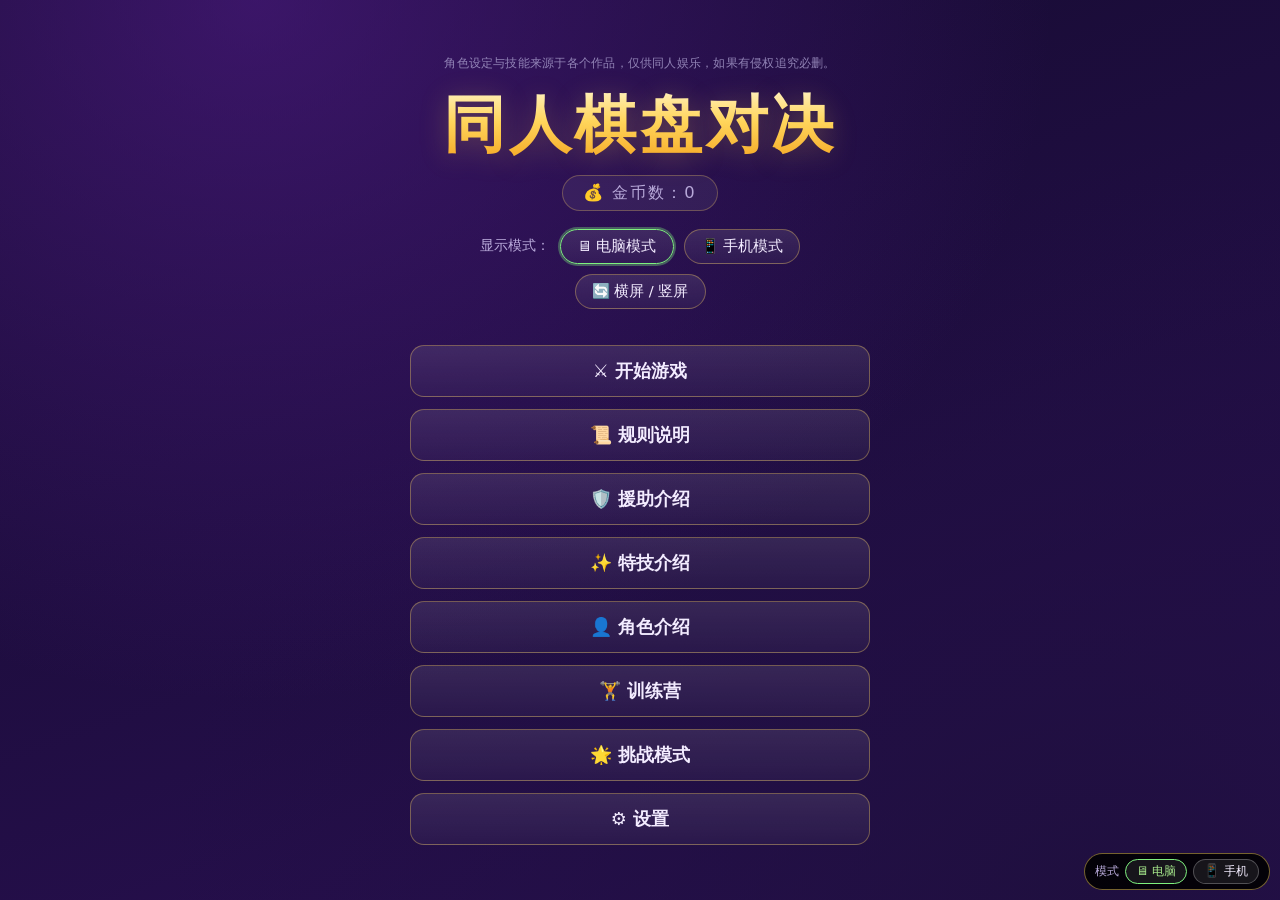
<file: index.html>
<!DOCTYPE html>
<html lang="zh-CN">
<head>
  <meta charset="UTF-8">
  <meta http-equiv="Cache-Control" content="no-cache, no-store, must-revalidate">
  <meta http-equiv="Pragma" content="no-cache">
  <meta name="viewport" content="width=device-width, initial-scale=1.0">
  <title>同人棋盘对决</title>
  <link rel="stylesheet" href="style.css?v=10">
  <link rel="stylesheet" href="mobile.css?v=10">
  <script src="mode.js?v=10"></script>
</head>
<body>
  <main class="menu">
    <p class="site-disclaimer">角色设定与技能来源于各个作品，仅供同人娱乐，如果有侵权追究必删。</p>
    <h1 class="game-title">同人棋盘对决</h1>
    <p class="coin-display">💰 金币数：<span id="coin">0</span></p>
    <div class="mode-picker">
      <span class="mp-label">显示模式：</span>
      <button type="button" data-mode="pc">🖥 电脑模式</button>
      <button type="button" data-mode="phone">📱 手机模式</button>
      <button type="button" data-rotate>🔄 横屏 / 竖屏</button>
    </div>

    <nav class="menu-list">
      <a class="menu-btn" href="game.html">⚔️ 开始游戏</a>
      <a class="menu-btn" href="rules.html">📜 规则说明</a>
      <a class="menu-btn" href="assists.html">🛡️ 援助介绍</a>
      <a class="menu-btn" href="skills.html">✨ 特技介绍</a>
      <a class="menu-btn" href="characters.html">👤 角色介绍</a>
      <a class="menu-btn" href="training.html">🏋️ 训练营</a>
      <button class="menu-btn" data-action="soon">🌟 挑战模式</button>
      <a class="menu-btn" href="settings.html">⚙️ 设置</a>
    </nav>
  </main>

  <div class="modal-mask hidden" id="modal">
    <div class="modal">
      <h2>⏳ 敬请期待</h2>
      <p>该功能正在开发中，完成后再来体验吧！</p>
      <button class="menu-btn small" id="modal-close">知道了</button>
    </div>
  </div>

  <!-- 数据文件（由 convert.bat 生成，修改 txt 后需重新转换） -->
  <script src="data/gamedata.js?v=10"></script>
  <script src="data/maps.js?v=10"></script>
  <script src="data/skills.js?v=10"></script>
  <script src="main.js?v=10"></script>
  <script>
    // 主界面金币：读取兑换码/游戏内存下的金币
    (function () {
      try {
        var c = parseInt(localStorage.getItem('boardDuelCoins') || '0', 10) || 0;
        var el = document.getElementById('coin');
        if (el) el.textContent = c;
      } catch (e) {}
    })();
  </script>
</body>
</html>
</file>
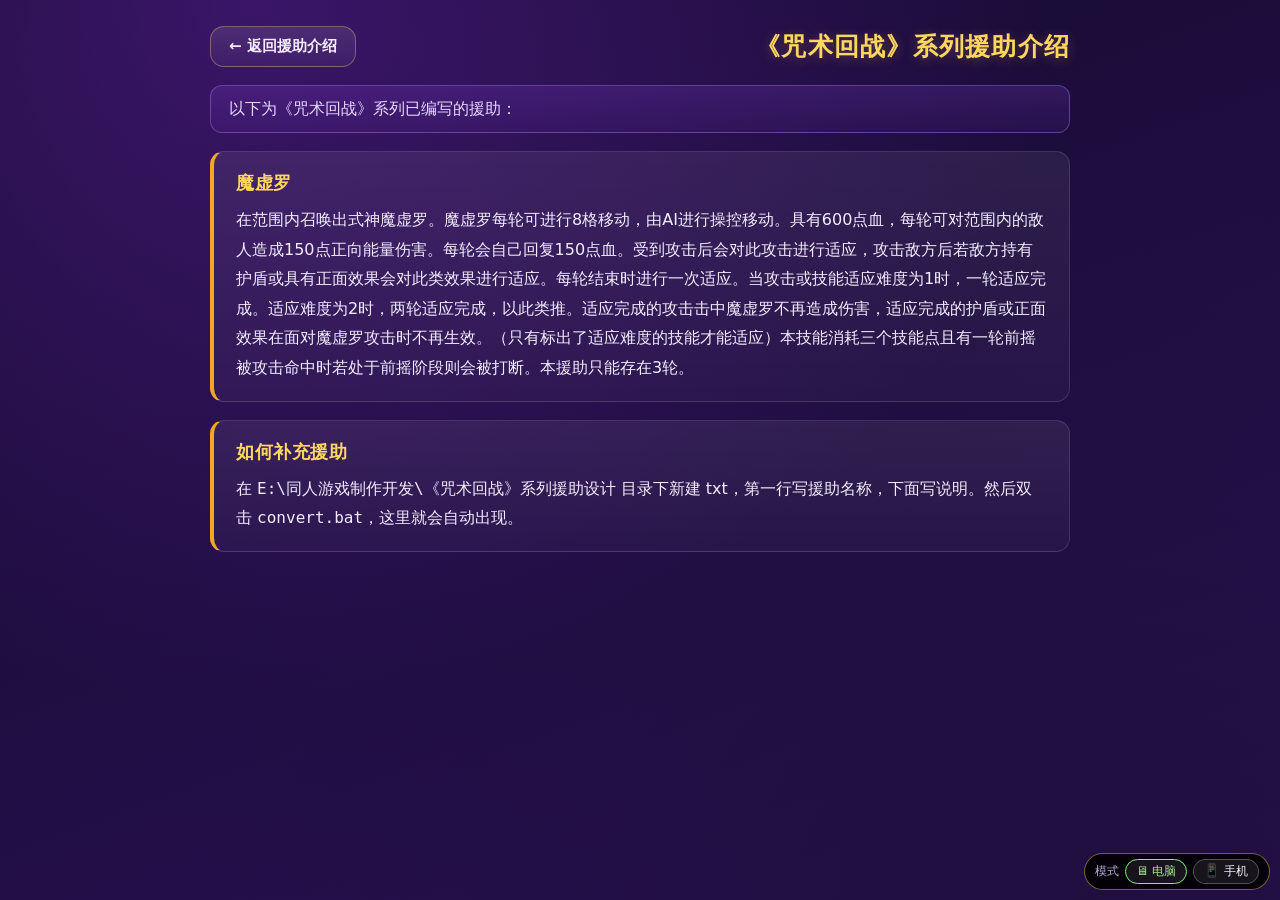
<file: assists-jjk.html>
<!DOCTYPE html>
<html lang="zh-CN">
<head>
  <meta charset="UTF-8">
  <meta http-equiv="Cache-Control" content="no-cache, no-store, must-revalidate">
  <meta http-equiv="Pragma" content="no-cache">
  <meta name="viewport" content="width=device-width, initial-scale=1.0">
  <title>《咒术回战》系列援助介绍 - 同人棋盘对决</title>
  <link rel="stylesheet" href="style.css?v=10">
  <link rel="stylesheet" href="mobile.css?v=10">
    <script src="data/gamedata.js?v=10"></script>
  <script src="mode.js?v=10"></script>
</head>
<body class="content-page">
  <div class="wrap">
    <header class="page-header">
      <a class="menu-btn small" href="assists.html">← 返回援助介绍</a>
      <span class="page-title">《咒术回战》系列援助介绍</span>
    </header>

    <div class="jjk-note">以下为《咒术回战》系列已编写的援助：</div>
    <div id="assist-cards"></div>

    <section class="card">
      <h2>如何补充援助</h2>
      <p class="muted">在 <code>E:\同人游戏制作开发\《咒术回战》系列援助设计</code> 目录下新建 txt，第一行写援助名称，下面写说明。然后双击 <code>convert.bat</code>，这里就会自动出现。</p>
    </section>
  </div>

  <script>
    (function () {
      var prefix = '《咒术回战》系列援助：';
      var box = document.getElementById('assist-cards');
      var keys = Object.keys(ASSISTS);
      var html = '';
      var count = 0;
      keys.forEach(function (key) {
        var a = ASSISTS[key];
        if (!a || a.kind === 'empty') return;
        count++;
        var lines = (a.raw || '').split('\n');
        var text = lines.slice(1).join('\n').trim();
        html += '<section class="card">' +
          '<h2>' + a.name + '</h2>' +
          '<p style="white-space:pre-wrap;">' + text.replace(/</g, '&lt;') + '</p>' +
          '</section>';
      });
      if (count === 0) {
        box.innerHTML = '<div class="jjk-note">暂未编写援助，等待补充…</div>';
      } else {
        box.innerHTML = html;
      }
    })();
  </script>
</body>
</html>
</file>
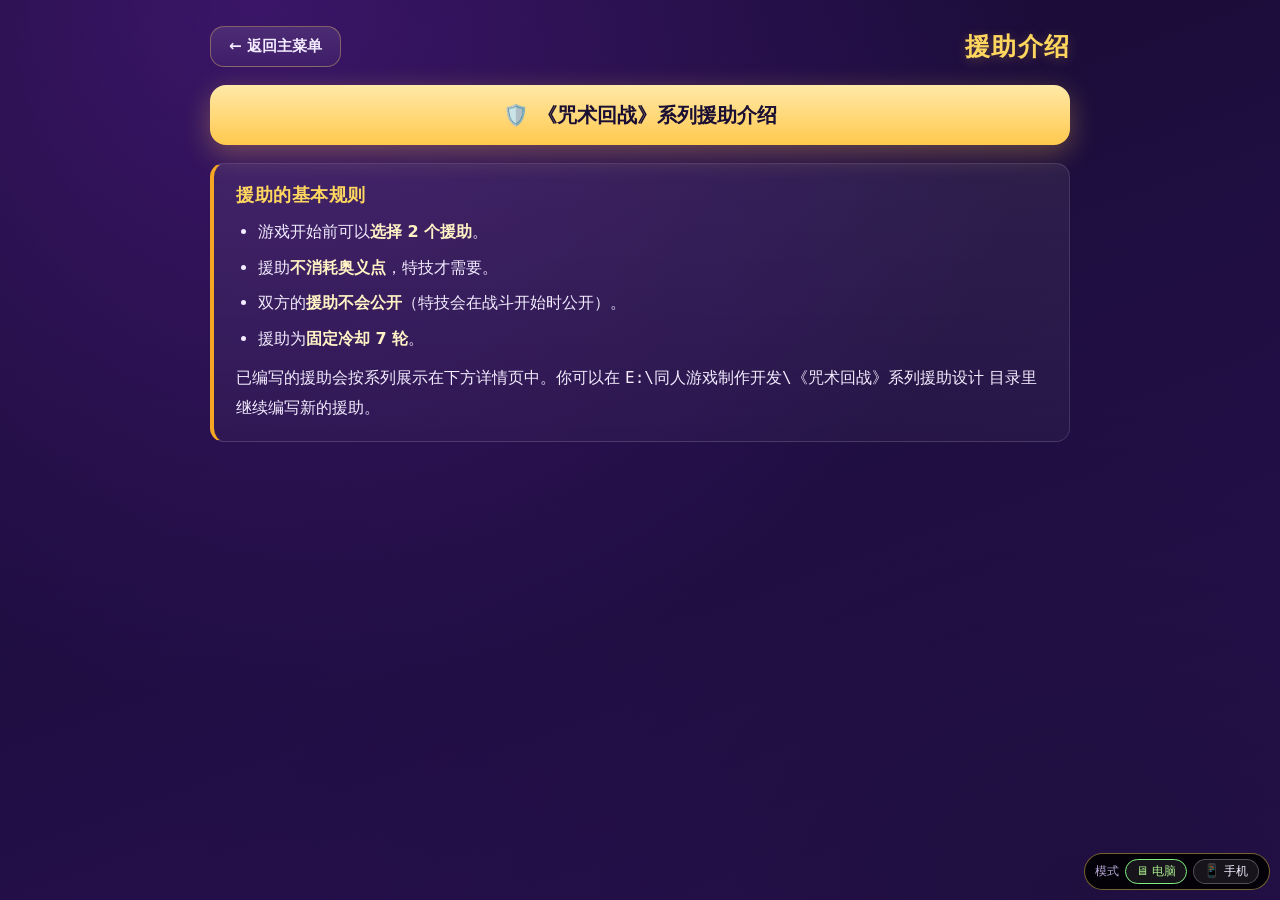
<file: assists.html>
<!DOCTYPE html>
<html lang="zh-CN">
<head>
  <meta charset="UTF-8">
  <meta http-equiv="Cache-Control" content="no-cache, no-store, must-revalidate">
  <meta http-equiv="Pragma" content="no-cache">
  <meta name="viewport" content="width=device-width, initial-scale=1.0">
  <title>援助介绍 - 同人棋盘对决</title>
  <link rel="stylesheet" href="style.css?v=10">
  <link rel="stylesheet" href="mobile.css?v=10">
  <script src="mode.js?v=10"></script>
</head>
<body class="content-page">
  <div class="wrap">
    <header class="page-header">
      <a class="menu-btn small" href="index.html">← 返回主菜单</a>
      <span class="page-title">援助介绍</span>
    </header>

    <a class="jjk-banner" href="assists-jjk.html">🛡️ 《咒术回战》系列援助介绍</a>

    <section class="card">
      <h2>援助的基本规则</h2>
      <ul>
        <li>游戏开始前可以<b>选择 2 个援助</b>。</li>
        <li>援助<b>不消耗奥义点</b>，特技才需要。</li>
        <li>双方的<b>援助不会公开</b>（特技会在战斗开始时公开）。</li>
        <li>援助为<b>固定冷却 7 轮</b>。</li>
      </ul>
      <p class="muted" style="margin-top:10px;">已编写的援助会按系列展示在下方详情页中。你可以在 <code>E:\同人游戏制作开发\《咒术回战》系列援助设计</code> 目录里继续编写新的援助。 </p>
    </section>
  </div>
</body>
</html>
</file>
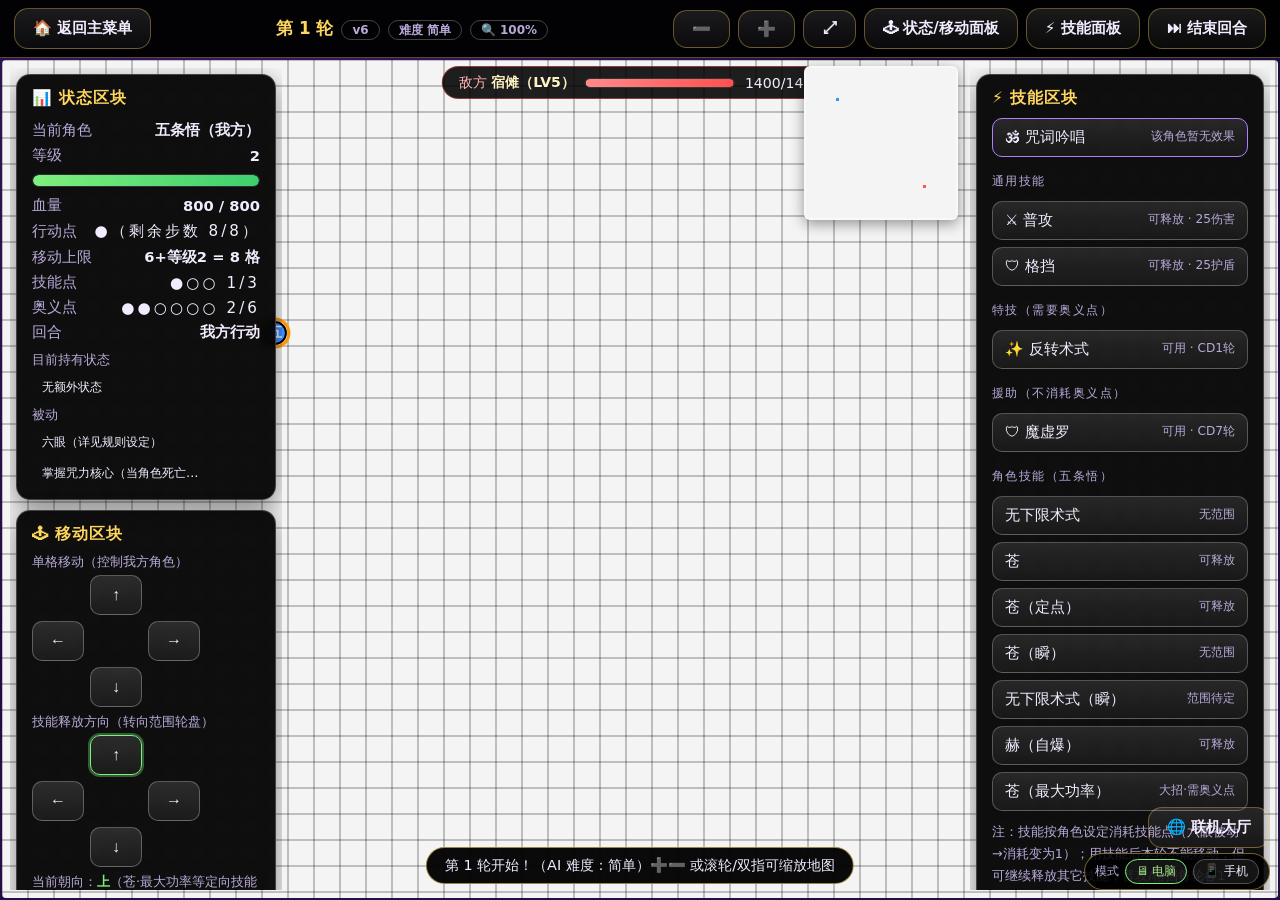
<file: battle.html>
<!DOCTYPE html>
<html lang="zh-CN">
<head>
  <meta charset="UTF-8">
  <meta http-equiv="Cache-Control" content="no-cache, no-store, must-revalidate">
  <meta http-equiv="Pragma" content="no-cache">
  <meta name="viewport" content="width=device-width, initial-scale=1.0">
  <title>对决中 - 同人棋盘对决</title>
  <link rel="stylesheet" href="style.css?v=10">
  <link rel="stylesheet" href="battle.css">
  <link rel="stylesheet" href="mobile.css?v=10">
  <script src="mode.js?v=10"></script>
</head>
<body class="battle-page">
  <button class="menu-btn small" id="nl-open" style="position:fixed;right:10px;bottom:52px;z-index:999;">🌐 联机大厅</button>
  <div id="battle-top">
    <a class="menu-btn small" href="index.html">🏠 返回主菜单</a>
    <span class="round-info" id="round-info">第 1 轮<span class="version-tag" id="version-tag">v6</span><span class="version-tag" id="diff-tag">难度 简单</span><span class="version-tag" id="zoom-tag">🔍 100%</span></span>
    <div style="display:flex;gap:8px;align-items:center;">
      <button class="menu-btn small zoom-btn" id="zoom-out">➖</button>
      <button class="menu-btn small zoom-btn" id="zoom-in">➕</button>
      <button class="menu-btn small zoom-btn" id="zoom-reset">⤢</button>
      <button class="menu-btn small" id="btn-ai-toggle" style="display:none;">🤖 AI：关</button>
      <button class="menu-btn small" id="btn-reset-hp" style="display:none;">🔄 重置血量</button>
      <button class="menu-btn small" id="btn-reset-pos" style="display:none;">📍 重置位置</button>
      <button class="menu-btn small" id="btn-inf-sp" style="display:none;">♾ 技能点</button>
      <button class="menu-btn small" id="btn-toggle-left">🕹 状态/移动面板</button>
      <button class="menu-btn small" id="btn-toggle-right">⚡ 技能面板</button>
      <button class="menu-btn small" id="btn-end-round">⏭ 结束回合</button>
    </div>
  </div>

  <main id="battle-main">
    <!-- 左半边：状态区块 + 移动区块 -->
    <section class="left-col">
      <div class="panel" id="status-panel">
        <h3>📊 状态区块</h3>
        <div id="status-body"></div>
      </div>

      <div class="panel">
        <h3>🕹 移动区块</h3>
        <div class="pad-label">单格移动（控制我方角色）</div>
        <div class="pad-grid" id="move-pad">
          <span></span><button class="pad-btn" id="m-up">↑</button><span></span>
          <button class="pad-btn" id="m-left">←</button><span></span><button class="pad-btn" id="m-right">→</button>
          <span></span><button class="pad-btn" id="m-down">↓</button><span></span>
        </div>
        <div class="pad-label">技能释放方向（转向范围轮盘）</div>
        <div class="pad-grid" id="dir-pad">
          <span></span><button class="pad-btn" id="d-n">↑</button><span></span>
          <button class="pad-btn" id="d-w">←</button><span></span><button class="pad-btn" id="d-e">→</button>
          <span></span><button class="pad-btn" id="d-s">↓</button><span></span>
        </div>
        <div class="pad-label">当前朝向：<span class="cur-dir" id="cur-dir">上</span>（苍·最大功率等定向技能按此转向）</div>
        <div class="pad-label">角色选中</div>
        <div class="chip-row" style="gap:8px;">
          <span class="chip" id="sel-me">我方角色</span>
          <span class="chip" id="sel-enemy">敌方角色</span>
        </div>
        <div class="pad-label" style="color:var(--muted);">* 按住中间地图拖动可平移查看；轻点单位可选中</div>
      </div>
    </section>

    <!-- 中央：地图 -->
    <section class="map-block">
      <canvas id="board"></canvas>
      <div id="enemy-strip">
        <span class="e-label">敌方 <b id="enemy-name">—</b></span>
        <div class="hp-bar-wrap mini"><div class="hp-bar enemy" id="enemy-hp-bar"></div></div>
        <span id="enemy-hp-text">—</span>
      </div>
      <canvas id="minimap"></canvas>
      <div id="toast"></div>
    </section>

    <!-- 右半边：技能区块 -->
    <section class="right-col">
      <div class="panel" style="flex:1;">
        <h3>⚡ 技能区块</h3>
        <div class="skill-list" id="skill-list"></div>
        <p class="muted" style="margin-top:10px;font-size:.8rem;">注：技能按角色设定消耗技能点（六眼被动→消耗变为1）；用技能后本轮不能移动，但可继续释放其它技能；普攻/格挡每轮各1次。</p>
      </div>
    </section>
  </main>

  <div class="modal-mask hidden" id="net-lobby" style="z-index:200;">
    <div class="modal" style="width:min(560px,94vw);text-align:left;">
      <h2 style="text-align:center;">🌐 联机大厅</h2>
      <p class="muted" style="text-align:center;font-size:.86rem;">无需服务器：交换两段连接码即可直连（回合制实时同步）</p>
      <div style="display:flex;gap:10px;justify-content:center;margin:12px 0;">
        <button class="menu-btn small" id="nl-host">🏠 创建房间（我是房主）</button>
        <button class="menu-btn small" id="nl-guest">🚪 加入房间（我是加入方）</button>
      </div>
      <div id="nl-body" style="font-size:.88rem;line-height:1.7;"></div>
      <p id="nl-status" style="margin-top:10px;color:#a7e98c;min-height:1.4em;"></p>
      <div style="text-align:center;margin-top:8px;">
        <a class="menu-btn small" href="index.html">← 返回主菜单</a>
      </div>
    </div>
  </div>

  <script src="data/gamedata.js?v=10"></script>
  <script src="data/maps.js?v=10"></script>
  <script src="data/skills.js?v=10"></script>
  <script src="data/ranges.js?v=10"></script>
  <script src="net.js?v=10"></script>
  <script src="battle.js?v=10"></script>

  <div class="modal-mask hidden" id="game-over">
    <div class="modal">
      <h2 id="game-over-msg">对局结束</h2>
      <p>选择继续挑战或返回主菜单</p>
      <button class="menu-btn small" style="margin-bottom:10px;" onclick="location.reload()">🔄 再来一局</button>
      <a class="menu-btn small" href="index.html" style="display:inline-flex;">🏠 返回主菜单</a>
    </div>
  </div>
</body>
</html>
</file>
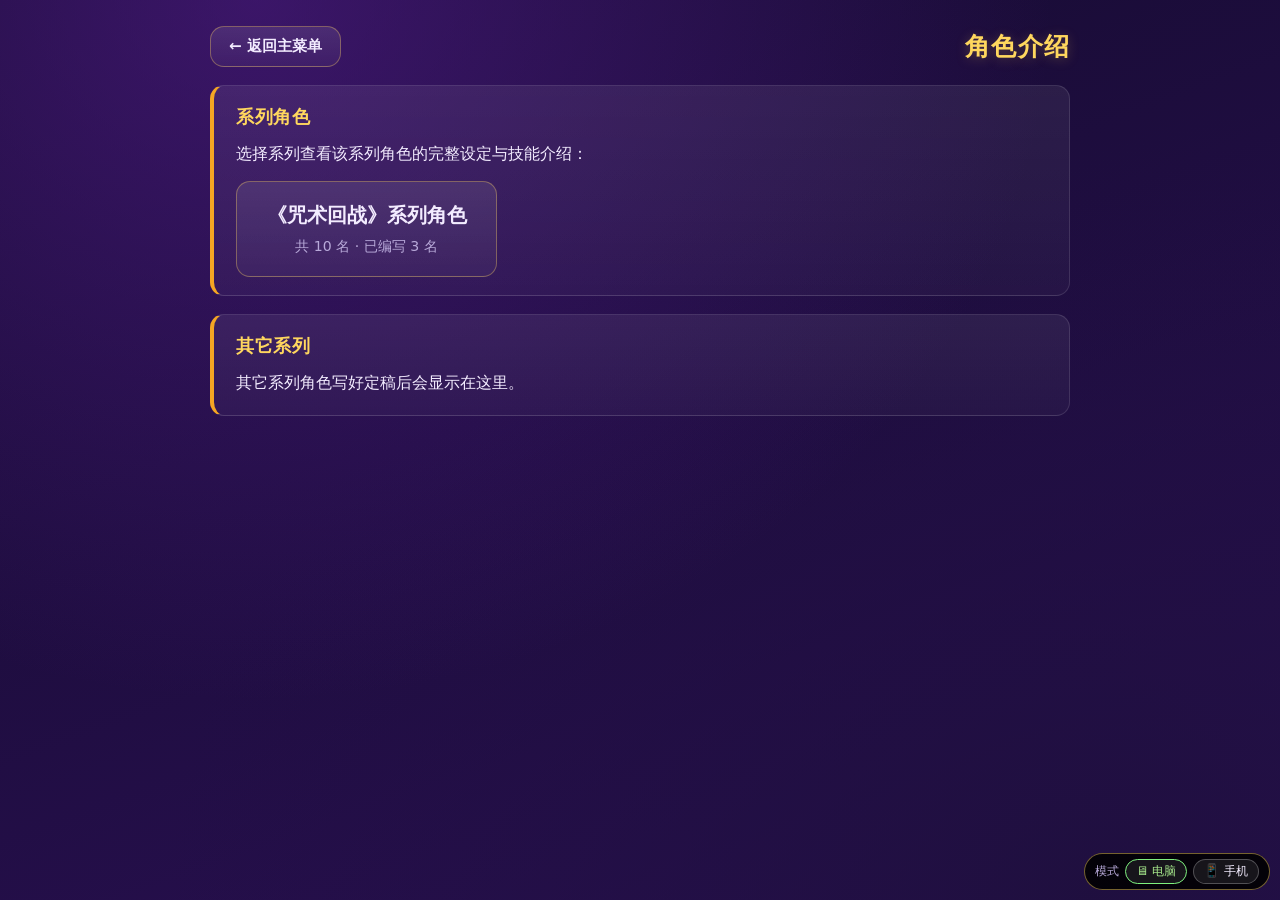
<file: characters.html>
<!DOCTYPE html>
<html lang="zh-CN">
<head>
  <meta charset="UTF-8">
  <meta http-equiv="Cache-Control" content="no-cache, no-store, must-revalidate">
  <meta http-equiv="Pragma" content="no-cache">
  <meta name="viewport" content="width=device-width, initial-scale=1.0">
  <title>角色介绍 - 同人棋盘对决</title>
  <link rel="stylesheet" href="style.css?v=10">
  <link rel="stylesheet" href="pages.css?v=10">
  <link rel="stylesheet" href="mobile.css?v=10">
  <script src="mode.js?v=10"></script>
</head>
<body class="content-page">
  <div class="wrap">
    <header class="page-header">
      <a class="menu-btn small" href="index.html">← 返回主菜单</a>
      <span class="page-title">角色介绍</span>
    </header>

    <section class="card">
      <h2>系列角色</h2>
      <p class="muted">选择系列查看该系列角色的完整设定与技能介绍：</p>
      <div class="option-grid" style="margin-top:12px;">
        <a class="option-card" href="jjk-characters.html" style="text-decoration:none;">
          <span class="big">《咒术回战》系列角色</span>
          <span class="sub" id="jjk-count">加载中…</span>
        </a>
      </div>
    </section>

    <section class="card">
      <h2>其它系列</h2>
      <p class="muted">其它系列角色写好定稿后会显示在这里。</p>
    </section>
  </div>

  <script src="data/gamedata.js?v=10"></script>
  <script>
    (function () {
      var total = 0, ready = 0;
      Object.keys(CHARACTERS).forEach(function (k) {
        total++;
        var c = CHARACTERS[k];
        if (c && c.kind !== 'empty') ready++;
      });
      var el = document.getElementById('jjk-count');
      el.textContent = '共 ' + total + ' 名 · 已编写 ' + ready + ' 名';
    })();
  </script>
</body>
</html>
</file>
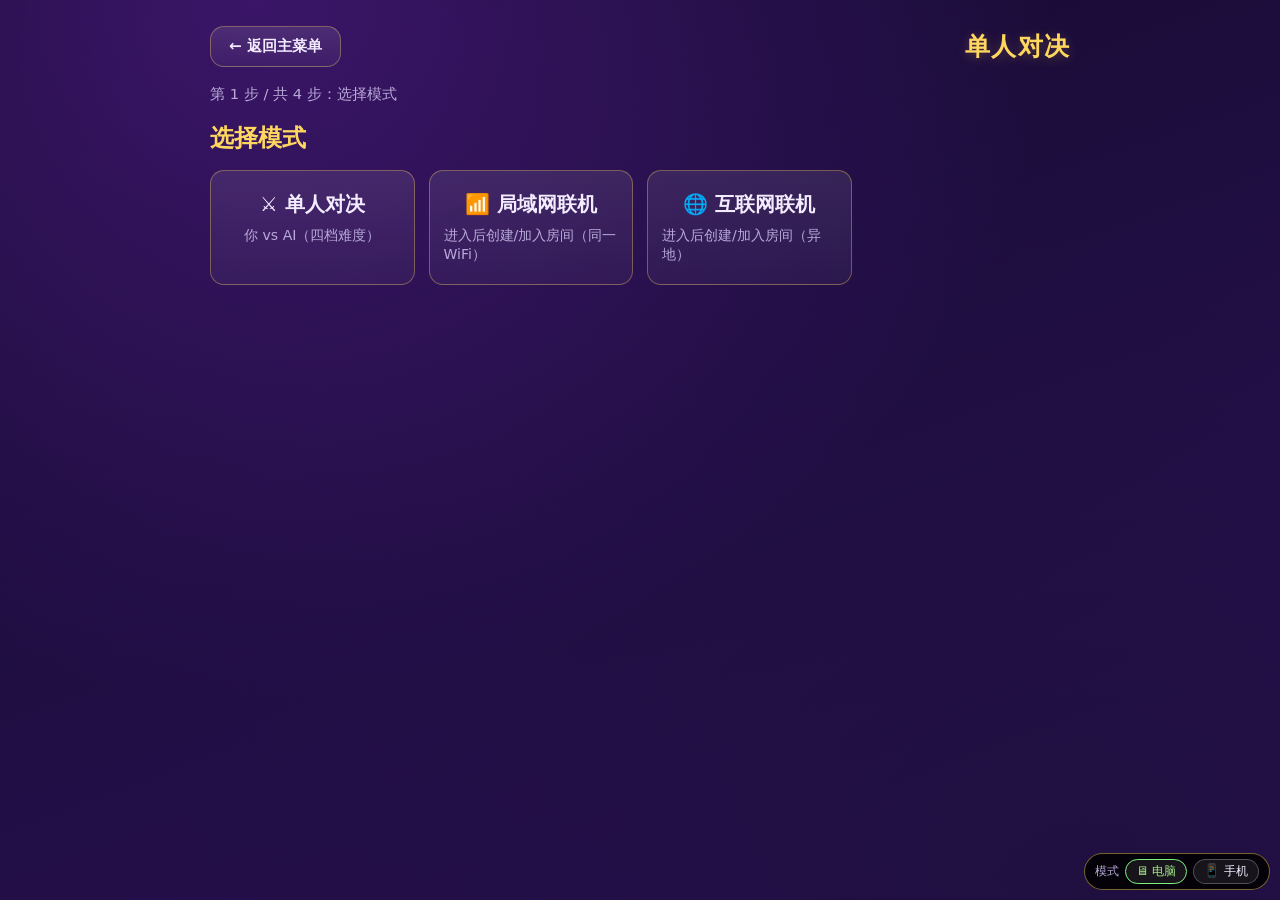
<file: game.html>
<!DOCTYPE html>
<html lang="zh-CN">
<head>
  <meta charset="UTF-8">
  <meta http-equiv="Cache-Control" content="no-cache, no-store, must-revalidate">
  <meta http-equiv="Pragma" content="no-cache">
  <meta name="viewport" content="width=device-width, initial-scale=1.0">
  <title>单人对决 - 同人棋盘对决</title>
  <link rel="stylesheet" href="style.css?v=10">
  <link rel="stylesheet" href="pages.css?v=10">
  <link rel="stylesheet" href="mobile.css?v=10">
  <script src="mode.js?v=10"></script>
</head>
<body class="content-page">
  <div class="wrap">
    <header class="page-header">
      <a class="menu-btn small" href="index.html">← 返回主菜单</a>
      <span class="page-title">单人对决</span>
    </header>

    <div class="step-nav" id="step-nav">第 1 步 / 共 4 步：选择模式</div>

    <!-- 第 0 步：模式选择 -->
    <section class="step-box" id="step-mode">
      <h2 style="color:var(--gold);">选择模式</h2>
      <div class="option-grid" id="mode-grid"></div>
    </section>

    <!-- 第 1 步：地图选择 -->
    <section class="step-box hidden" id="step-map">
      <h2 style="color:var(--gold);">选择地图</h2>
      <div class="option-grid" id="map-grid"></div>
    </section>

    <!-- 第 2 步：角色选择 -->
    <section class="step-box hidden" id="step-char">
      <h2 style="color:var(--gold);">选择我方角色</h2>
      <div class="option-grid" id="char-grid"></div>
      <div class="detail-box" id="char-detail">点击角色卡片查看详情</div>
      <button class="menu-btn" id="btn-to-loadout" disabled>下一步：选择特技与援助 →</button>
    </section>

    <!-- 第 3 步：特技与援助 -->
    <section class="step-box hidden" id="step-loadout">
      <h2 style="color:var(--gold);">选择 AI 难度</h2>
      <div class="chip-row" id="diff-chips"></div>
      <h2 id="enemy-char-h" style="color:var(--gold); margin-top:6px;">选择敌方角色（1 个）</h2>
      <div class="chip-row" id="enemy-chips"></div>
      <h2 style="color:var(--gold); margin-top:6px;">选择特技（1 个）— 我方</h2>
      <div class="chip-row" id="special-chips"></div>
      <h2 style="color:var(--gold); margin-top:6px;">选择援助（2 个）— 我方</h2>
      <div class="chip-row" id="assist-chips"></div>
      <h2 id="enemy-special-h" style="color:var(--gold); margin-top:6px;">选择特技（1 个）— 敌方</h2>
      <div class="chip-row" id="enemy-special-chips"></div>
      <h2 id="enemy-assist-h" style="color:var(--gold); margin-top:6px;">选择援助（2 个）— 敌方</h2>
      <div class="chip-row" id="enemy-assist-chips"></div>
      <div class="detail-box" id="loadout-summary"></div>
      <div class="start-row">
        <button class="menu-btn small" id="btn-back-char">← 重选角色</button>
        <button class="menu-btn" id="btn-start">⚔️ 锁定并开始对决</button>
      </div>
    </section>
  </div>

  <script src="data/gamedata.js?v=10"></script>
  <script src="data/maps.js?v=10"></script>
  <script src="game.js?v=10"></script>
</body>
</html>
</file>
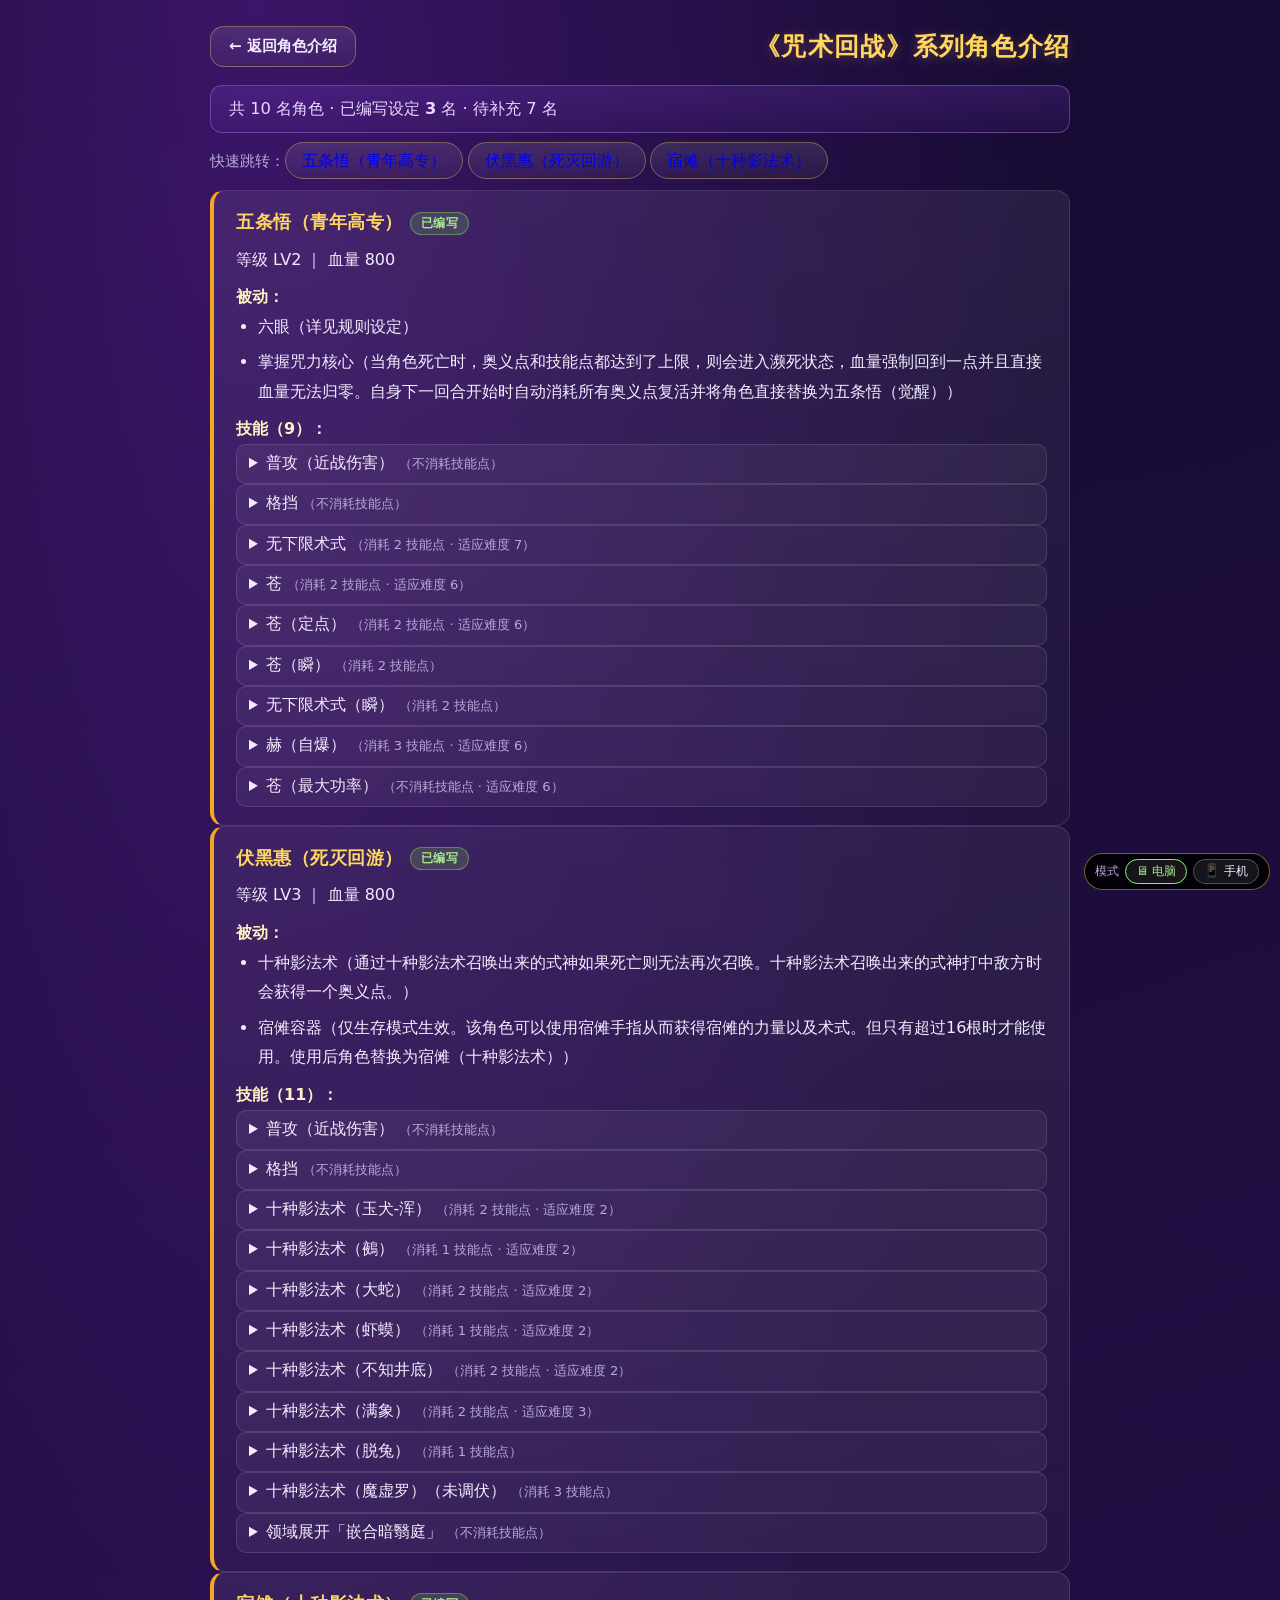
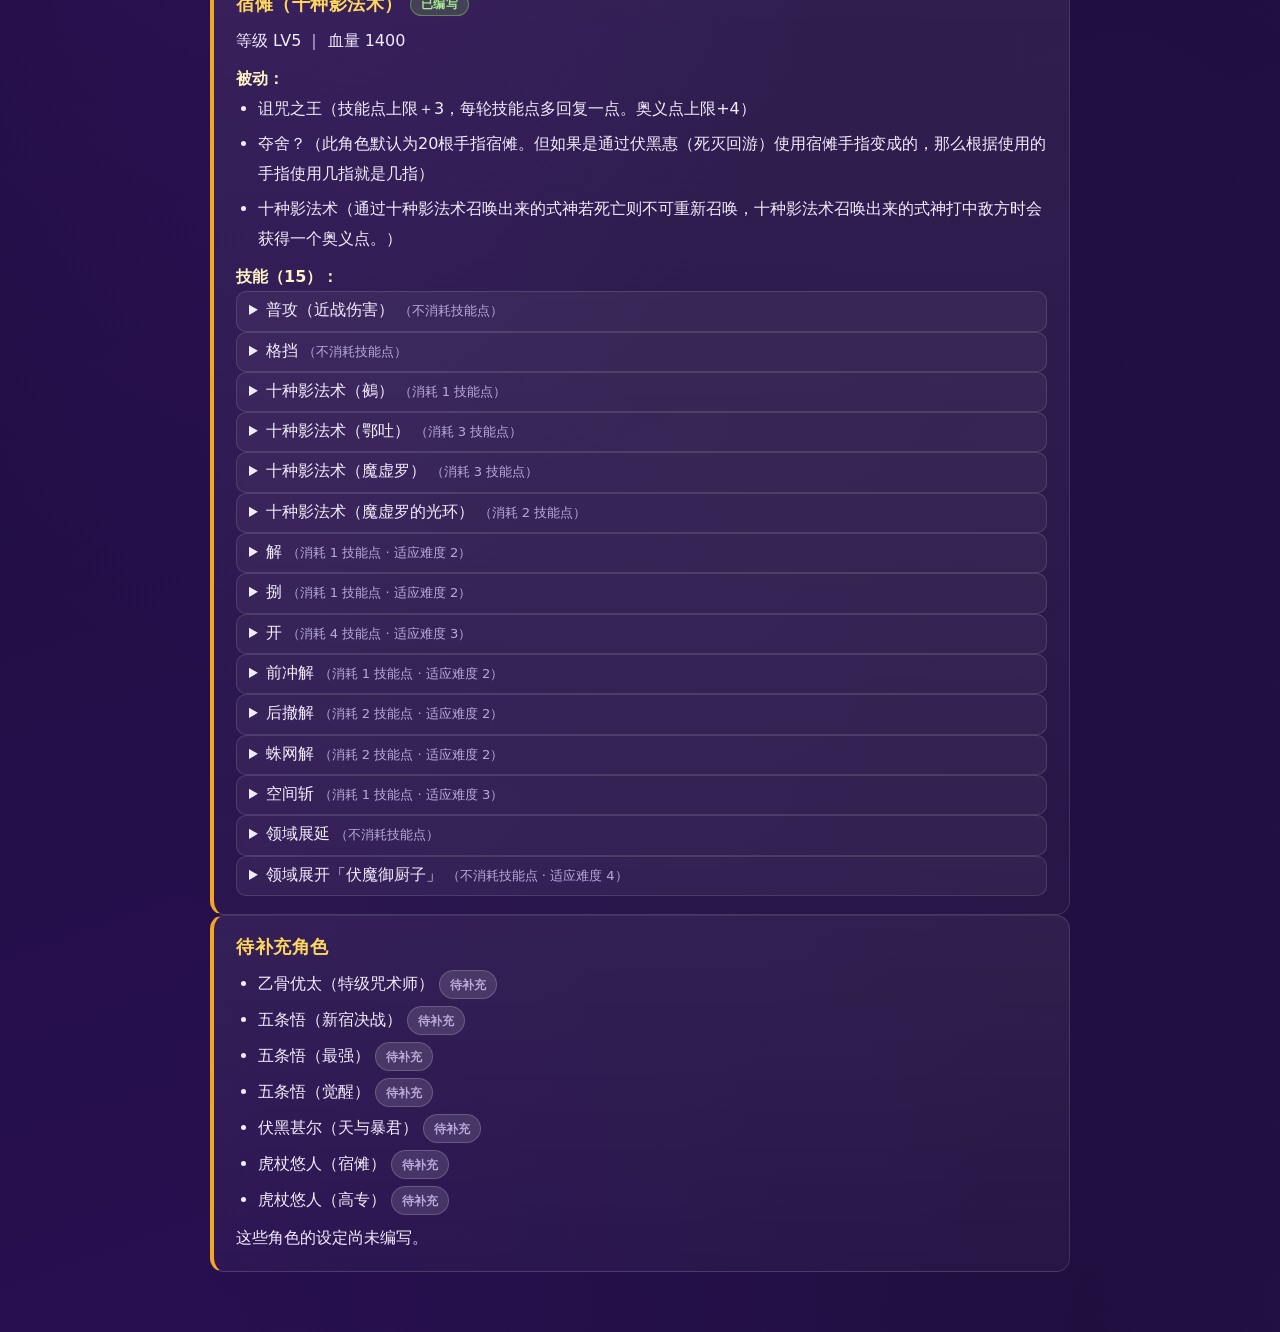
<file: jjk-characters.html>
<!DOCTYPE html>
<html lang="zh-CN">
<head>
  <meta charset="UTF-8">
  <meta http-equiv="Cache-Control" content="no-cache, no-store, must-revalidate">
  <meta http-equiv="Pragma" content="no-cache">
  <meta name="viewport" content="width=device-width, initial-scale=1.0">
  <title>《咒术回战》系列角色介绍 - 同人棋盘对决</title>
  <link rel="stylesheet" href="style.css?v=10">
  <link rel="stylesheet" href="pages.css?v=10">
  <link rel="stylesheet" href="mobile.css?v=10">
  <script src="mode.js?v=10"></script>
</head>
<body class="content-page">
  <div class="wrap">
    <header class="page-header">
      <a class="menu-btn small" href="characters.html">← 返回角色介绍</a>
      <span class="page-title">《咒术回战》系列角色介绍</span>
    </header>

    <div class="jjk-note" id="summary">加载中…</div>
    <div class="step-nav" id="jump">快速跳转：</div>
    <div id="chars"></div>
  </div>

  <script src="data/gamedata.js?v=10"></script>
  <script>
    (function () {
      var PREFIX = '《咒术回战》系列角色：';
      var CN = { '一': 1, '两': 2, '二': 2, '三': 3, '四': 4, '五': 5, '六': 6, '七': 7, '八': 8, '九': 9, '十': 10 };
      function spCostOf(text) {
        if (!text) return 0;
        var m = /消耗([一两二三四五六七八九十\d]+)[个点]?技能点/.exec(text);
        if (!m) return 0;
        var s = m[1];
        if (/^\d+$/.test(s)) return parseInt(s, 10);
        var t = 0;
        for (var i = 0; i < s.length; i++) t += (CN[s.charAt(i)] || 0);
        return t;
      }
      function displayName(key) { return key.indexOf(PREFIX) === 0 ? key.slice(PREFIX.length) : key; }
      function esc(s) { return String(s || '').replace(/&/g, '&amp;').replace(/</g, '&lt;'); }

      var keys = Object.keys(CHARACTERS);
      var ready = keys.filter(function (k) { return CHARACTERS[k] && CHARACTERS[k].kind !== 'empty'; });
      var pending = keys.filter(function (k) { return !CHARACTERS[k] || CHARACTERS[k].kind === 'empty'; });

      document.getElementById('summary').innerHTML =
        '共 ' + keys.length + ' 名角色 · 已编写设定 <b>' + ready.length + '</b> 名 · 待补充 ' + pending.length + ' 名';

      // 快速跳转
      var jump = document.getElementById('jump');
      ready.forEach(function (k) {
        var a = document.createElement('a');
        a.href = '#' + encodeURIComponent(k);
        a.className = 'chip';
        a.style.textDecoration = 'none';
        a.textContent = CHARACTERS[k].name || displayName(k);
        jump.appendChild(a);
        jump.appendChild(document.createTextNode(' '));
      });

      var box = document.getElementById('chars');
      var html = '';
      ready.forEach(function (k) {
        var c = CHARACTERS[k];
        html += '<section class="card" id="' + encodeURIComponent(k) + '">';
        html += '<h2>' + esc(c.name || displayName(k)) + ' <span class="badge ok">已编写</span></h2>';
        html += '<p class="muted">等级 LV' + (c.level || '—') + ' ｜ 血量 ' + (c.hp || '—') + '</p>';
        if (c.passives && c.passives.length) {
          html += '<p style="margin-top:8px;"><b style="color:#fff2c4;">被动：</b></p><ul>';
          c.passives.forEach(function (p) { html += '<li>' + esc(p) + '</li>'; });
          html += '</ul>';
        }
        if (c.skills && c.skills.length) {
          html += '<p style="margin-top:8px;"><b style="color:#fff2c4;">技能（' + c.skills.length + '）：</b></p>';
          html += '<div class="skill-list">';
          c.skills.forEach(function (s) {
            var cost = spCostOf(s.detail || '');
            var tags = [];
            if (cost > 0) tags.push('消耗 ' + cost + ' 技能点');
            else tags.push('不消耗技能点');
            if (s.adapt) tags.push('适应难度 ' + s.adapt);
            html += '<details style="background:rgba(255,255,255,.05);border:1px solid rgba(255,255,255,.12);border-radius:10px;padding:8px 12px;">' +
              '<summary style="cursor:pointer;font-size:.98rem;">' + esc(s.name) +
              ' <span class="muted" style="font-size:.82rem;">（' + tags.join(' · ') + '）</span></summary>' +
              '<p style="margin-top:8px;line-height:1.8;font-size:.94rem;">' + esc(s.detail || '（暂无说明）') + '</p>' +
              '</details>';
          });
          html += '</div>';
        }
        html += '</section>';
      });

      if (pending.length) {
        html += '<section class="card"><h2>待补充角色</h2><ul>';
        pending.forEach(function (k) {
          html += '<li>' + esc(displayName(k)) + ' <span class="badge">待补充</span></li>';
        });
        html += '</ul><p class="muted" style="margin-top:8px;">这些角色的设定尚未编写。</p></section>';
      }
      box.innerHTML = html;
    })();
  </script>
</body>
</html>
</file>
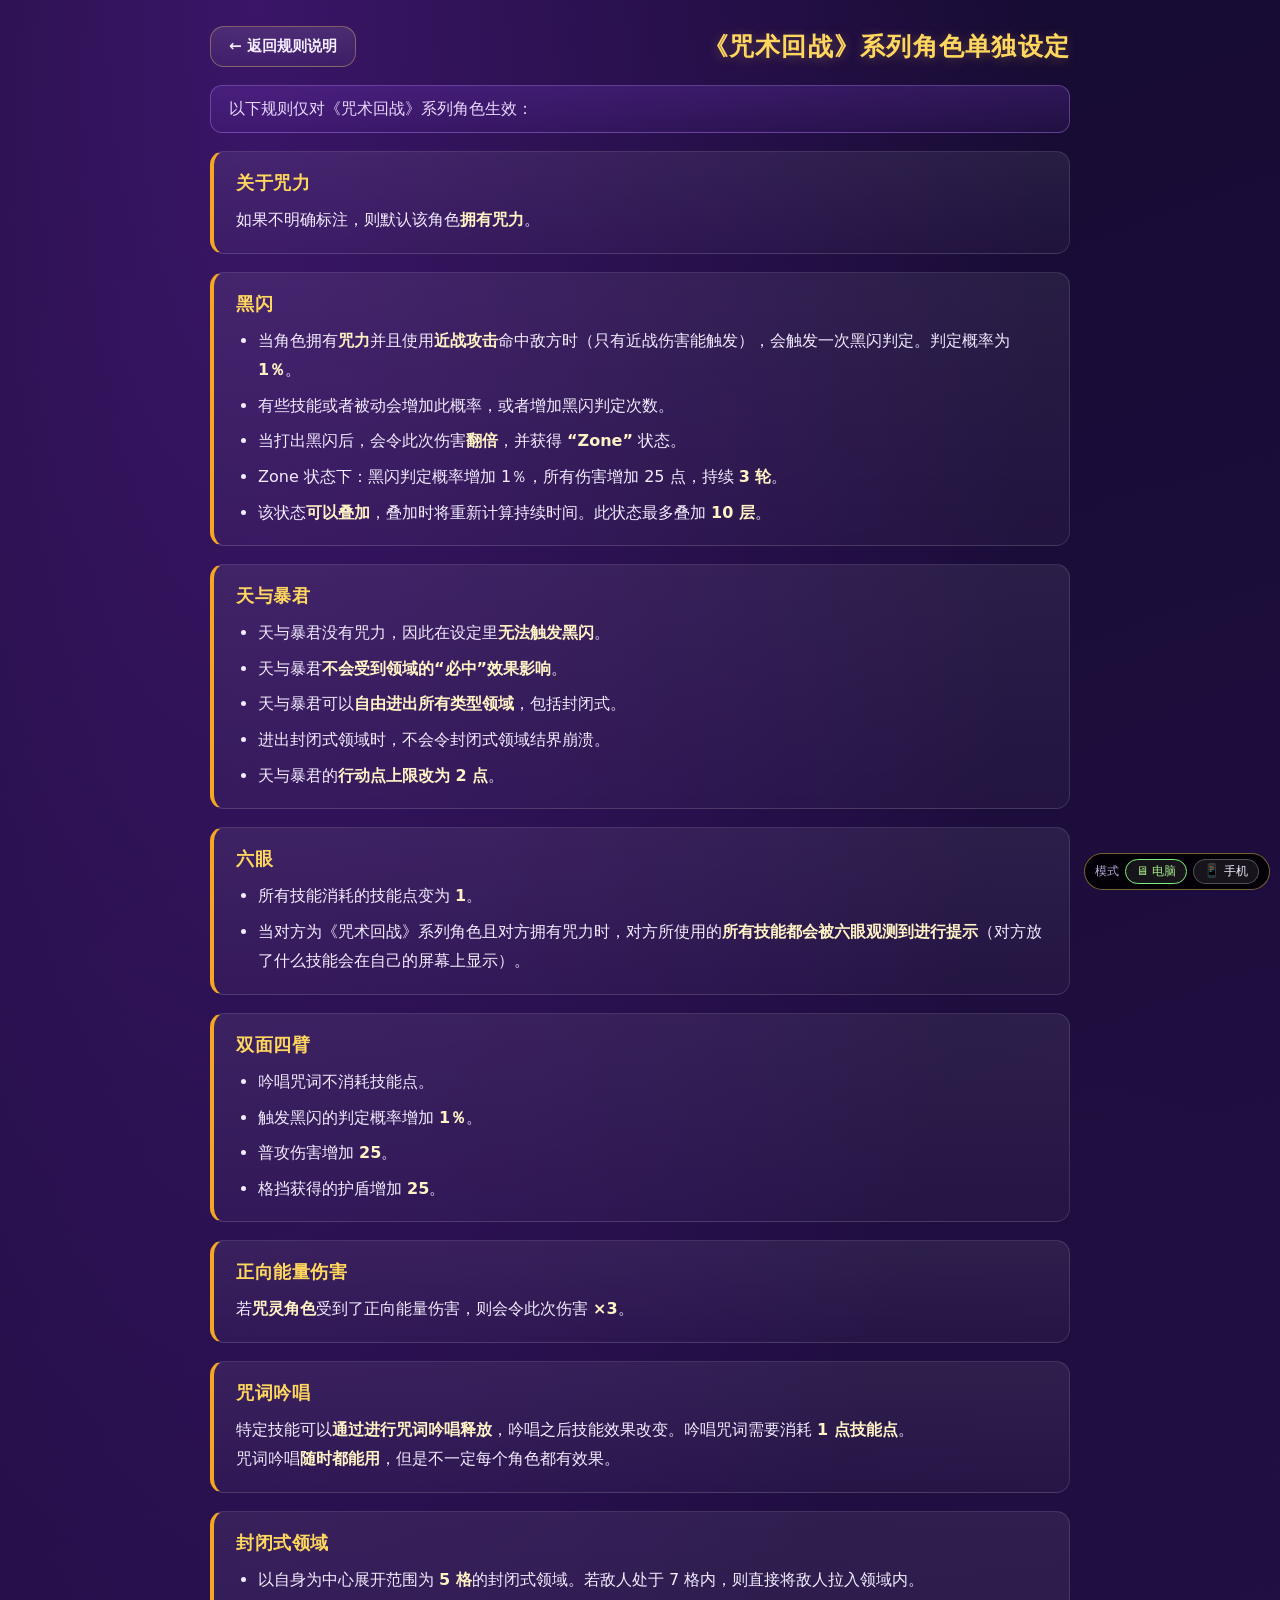
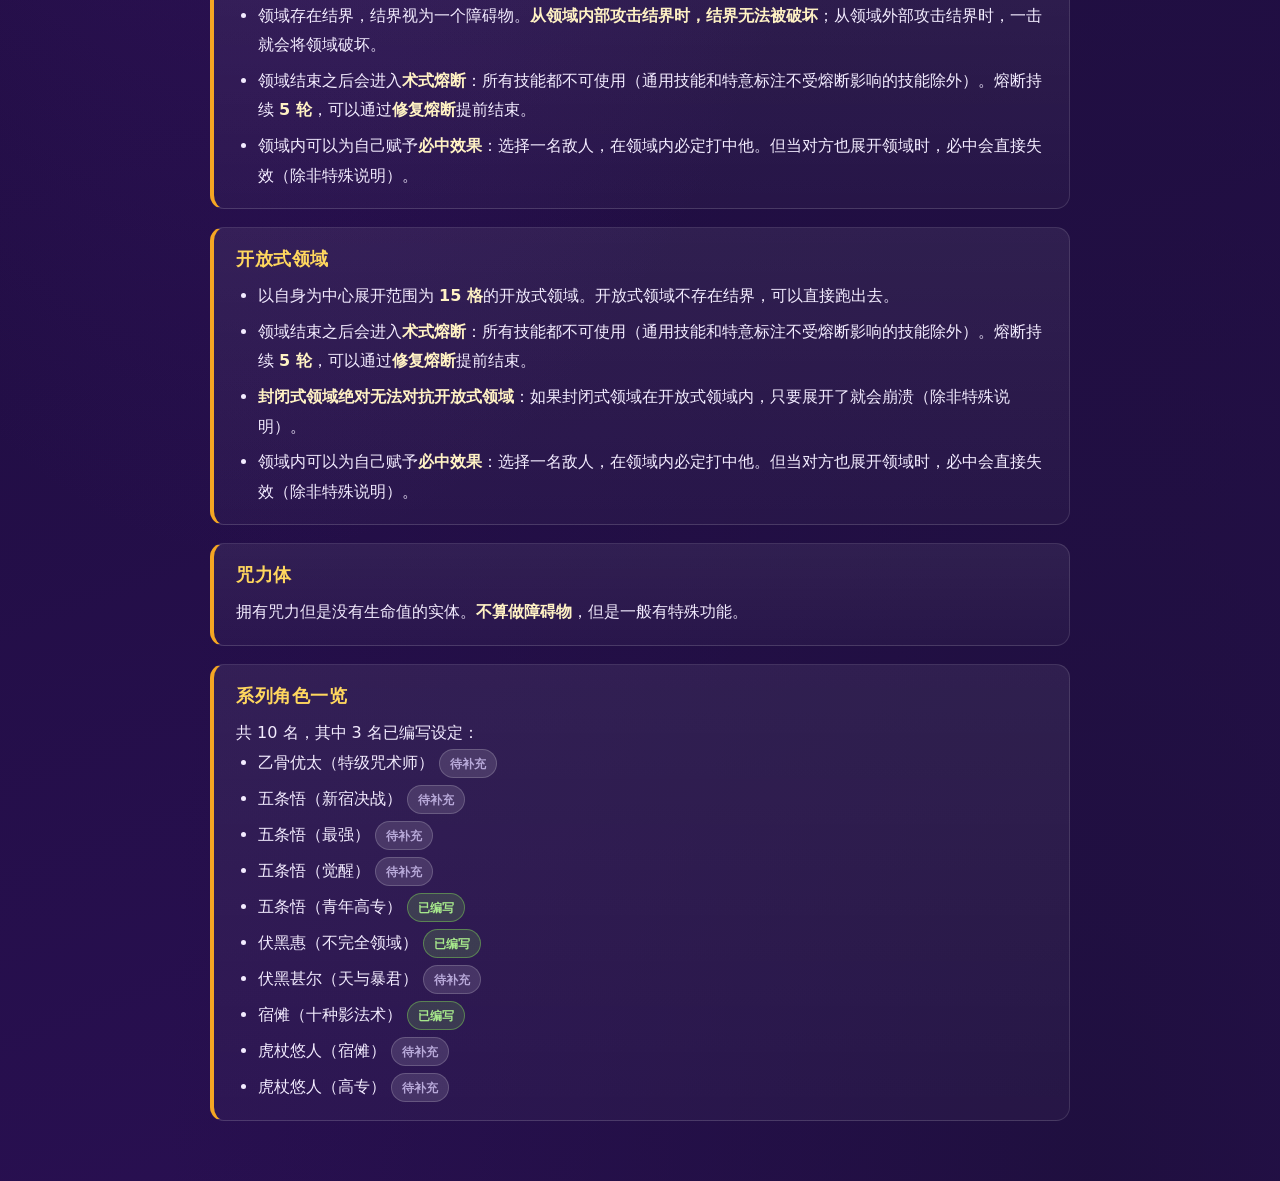
<file: jujutsu.html>
<!DOCTYPE html>
<html lang="zh-CN">
<head>
  <meta charset="UTF-8">
  <meta http-equiv="Cache-Control" content="no-cache, no-store, must-revalidate">
  <meta http-equiv="Pragma" content="no-cache">
  <meta name="viewport" content="width=device-width, initial-scale=1.0">
  <title>《咒术回战》系列角色单独设定 - 同人棋盘对决</title>
  <link rel="stylesheet" href="style.css?v=10">
  <link rel="stylesheet" href="mobile.css?v=10">
    <script src="data/gamedata.js?v=10"></script>
  <script src="mode.js?v=10"></script>
</head>
<body class="content-page">
  <div class="wrap">
    <header class="page-header">
      <a class="menu-btn small" href="rules.html">← 返回规则说明</a>
      <span class="page-title">《咒术回战》系列角色单独设定</span>
    </header>

    <div class="jjk-note">以下规则仅对《咒术回战》系列角色生效：</div>

    <section class="card">
      <h2>关于咒力</h2>
      <p>如果不明确标注，则默认该角色<b>拥有咒力</b>。</p>
    </section>

    <section class="card">
      <h2>黑闪</h2>
      <ul>
        <li>当角色拥有<b>咒力</b>并且使用<b>近战攻击</b>命中敌方时（只有近战伤害能触发），会触发一次黑闪判定。判定概率为 <b>1％</b>。</li>
        <li>有些技能或者被动会增加此概率，或者增加黑闪判定次数。</li>
        <li>当打出黑闪后，会令此次伤害<b>翻倍</b>，并获得 <b>“Zone”</b> 状态。</li>
        <li>Zone 状态下：黑闪判定概率增加 1％，所有伤害增加 25 点，持续 <b>3 轮</b>。</li>
        <li>该状态<b>可以叠加</b>，叠加时将重新计算持续时间。此状态最多叠加 <b>10 层</b>。</li>
      </ul>
    </section>

    <section class="card">
      <h2>天与暴君</h2>
      <ul>
        <li>天与暴君没有咒力，因此在设定里<b>无法触发黑闪</b>。</li>
        <li>天与暴君<b>不会受到领域的“必中”效果影响</b>。</li>
        <li>天与暴君可以<b>自由进出所有类型领域</b>，包括封闭式。</li>
        <li>进出封闭式领域时，不会令封闭式领域结界崩溃。</li>
        <li>天与暴君的<b>行动点上限改为 2 点</b>。</li>
      </ul>
    </section>

    <section class="card">
      <h2>六眼</h2>
      <ul>
        <li>所有技能消耗的技能点变为 <b>1</b>。</li>
        <li>当对方为《咒术回战》系列角色且对方拥有咒力时，对方所使用的<b>所有技能都会被六眼观测到进行提示</b>（对方放了什么技能会在自己的屏幕上显示）。</li>
      </ul>
    </section>

    <section class="card">
      <h2>双面四臂</h2>
      <ul>
        <li>吟唱咒词不消耗技能点。</li>
        <li>触发黑闪的判定概率增加 <b>1％</b>。</li>
        <li>普攻伤害增加 <b>25</b>。</li>
        <li>格挡获得的护盾增加 <b>25</b>。</li>
      </ul>
    </section>

    <section class="card">
      <h2>正向能量伤害</h2>
      <p>若<b>咒灵角色</b>受到了正向能量伤害，则会令此次伤害 <b>×3</b>。</p>
    </section>

    <section class="card">
      <h2>咒词吟唱</h2>
      <p>特定技能可以<b>通过进行咒词吟唱释放</b>，吟唱之后技能效果改变。吟唱咒词需要消耗 <b>1 点技能点</b>。</p>
      <p>咒词吟唱<b>随时都能用</b>，但是不一定每个角色都有效果。</p>
    </section>

    <section class="card">
      <h2>封闭式领域</h2>
      <ul>
        <li>以自身为中心展开范围为 <b>5 格</b>的封闭式领域。若敌人处于 7 格内，则直接将敌人拉入领域内。</li>
        <li>领域存在结界，结界视为一个障碍物。<b>从领域内部攻击结界时，结界无法被破坏</b>；从领域外部攻击结界时，一击就会将领域破坏。</li>
        <li>领域结束之后会进入<b>术式熔断</b>：所有技能都不可使用（通用技能和特意标注不受熔断影响的技能除外）。熔断持续 <b>5 轮</b>，可以通过<b>修复熔断</b>提前结束。</li>
        <li>领域内可以为自己赋予<b>必中效果</b>：选择一名敌人，在领域内必定打中他。但当对方也展开领域时，必中会直接失效（除非特殊说明）。</li>
      </ul>
    </section>

    <section class="card">
      <h2>开放式领域</h2>
      <ul>
        <li>以自身为中心展开范围为 <b>15 格</b>的开放式领域。开放式领域不存在结界，可以直接跑出去。</li>
        <li>领域结束之后会进入<b>术式熔断</b>：所有技能都不可使用（通用技能和特意标注不受熔断影响的技能除外）。熔断持续 <b>5 轮</b>，可以通过<b>修复熔断</b>提前结束。</li>
        <li><b>封闭式领域绝对无法对抗开放式领域</b>：如果封闭式领域在开放式领域内，只要展开了就会崩溃（除非特殊说明）。</li>
        <li>领域内可以为自己赋予<b>必中效果</b>：选择一名敌人，在领域内必定打中他。但当对方也展开领域时，必中会直接失效（除非特殊说明）。</li>
      </ul>
    </section>

    <section class="card">
      <h2>咒力体</h2>
      <p>拥有咒力但是没有生命值的实体。<b>不算做障碍物</b>，但是一般有特殊功能。</p>
    </section>

    <section class="card">
      <h2>系列角色一览</h2>
      <p class="muted" id="roster-note">加载中…</p>
      <ul id="roster-list"></ul>
    </section>
  </div>

  <script>
    (function () {
      var prefix = '《咒术回战》系列角色：';
      var list = document.getElementById('roster-list');
      var note = document.getElementById('roster-note');
      var ready = 0, total = 0, html = '';
      Object.keys(CHARACTERS).forEach(function (key) {
        var c = CHARACTERS[key];
        total++;
        if (c && c.kind !== 'empty') ready++;
        var name = key.indexOf(prefix) === 0 ? key.slice(prefix.length) : key;
        var badge = (c && c.kind !== 'empty') ? '已编写' : '待补充';
        html += '<li>' + name + ' <span class="badge ' + (badge === '已编写' ? 'ok' : '') + '">' + badge + '</span></li>';
      });
      list.innerHTML = html;
      note.textContent = '共 ' + total + ' 名，其中 ' + ready + ' 名已编写设定：';
    })();
  </script>
</body>
</html>
</file>
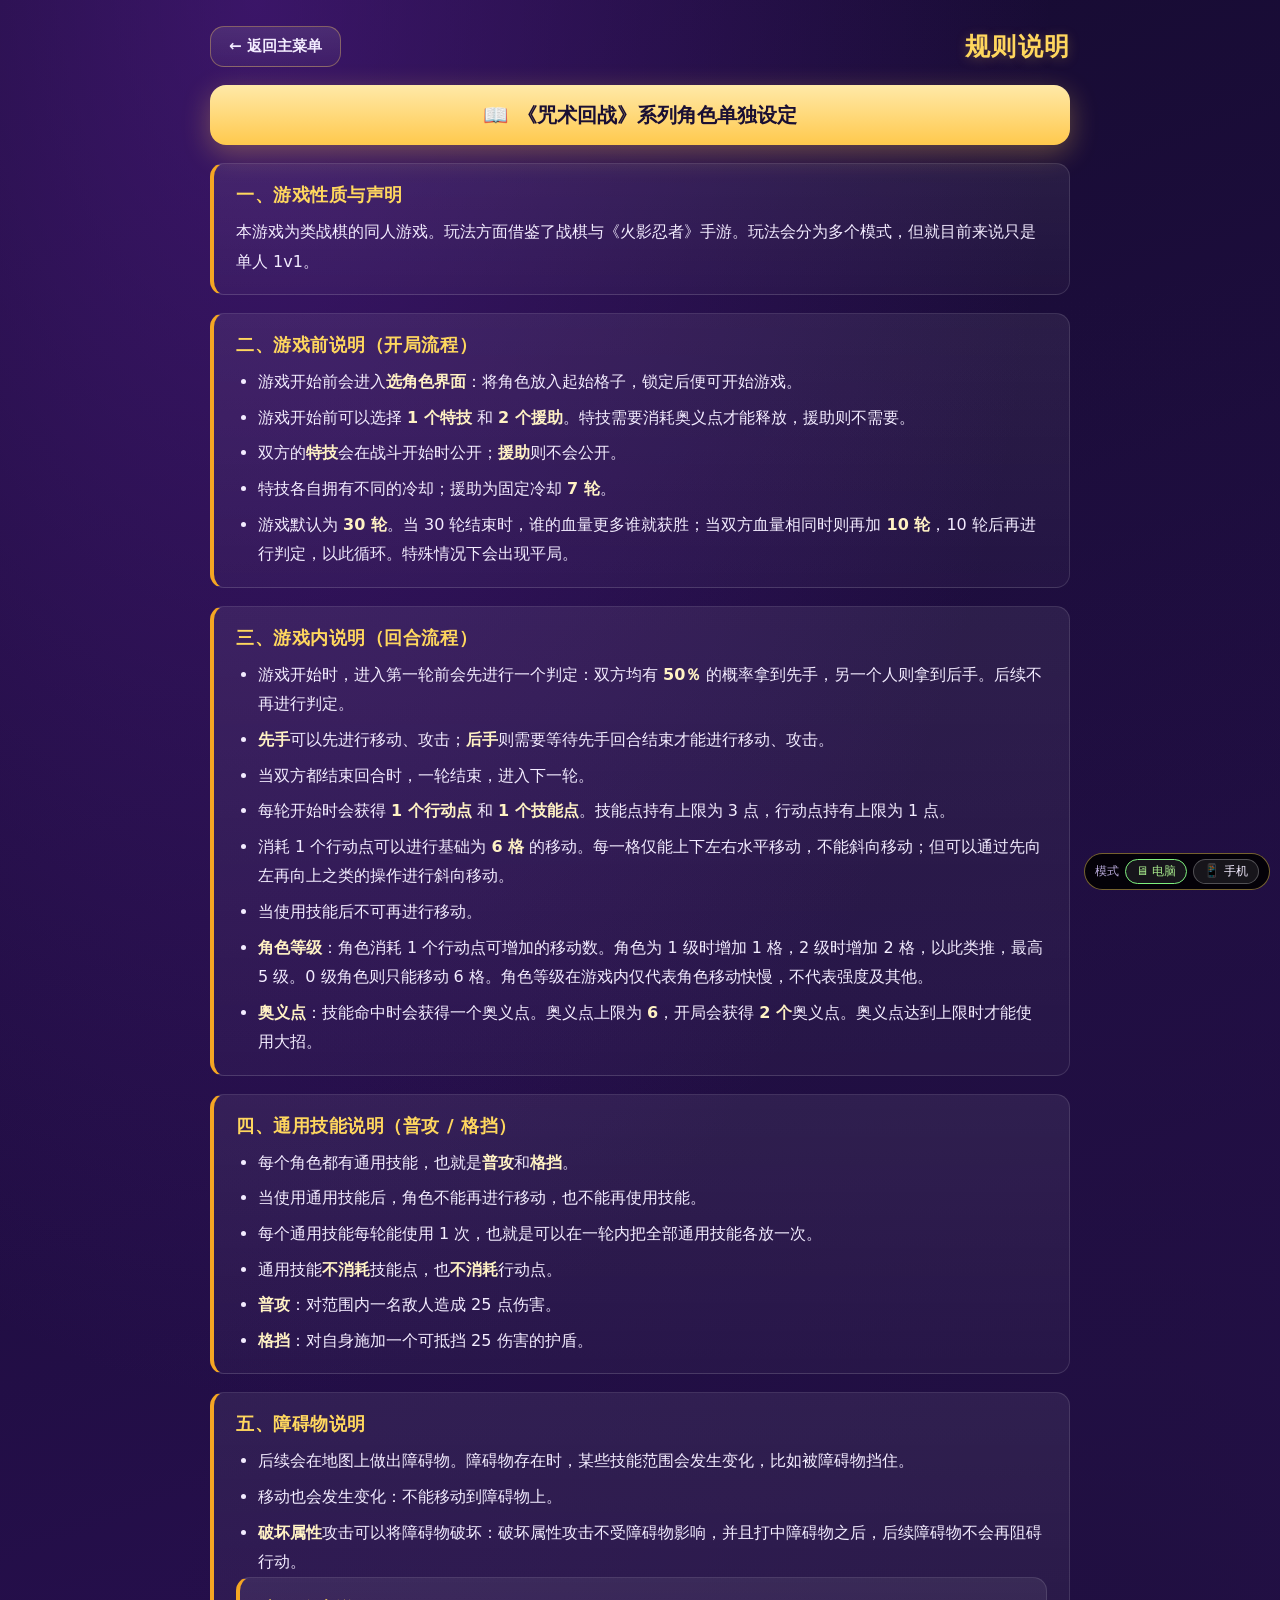
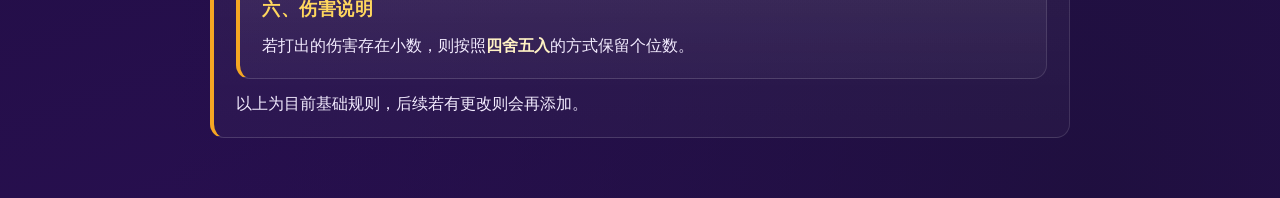
<file: rules.html>
<!DOCTYPE html>
<html lang="zh-CN">
<head>
  <meta charset="UTF-8">
  <meta http-equiv="Cache-Control" content="no-cache, no-store, must-revalidate">
  <meta http-equiv="Pragma" content="no-cache">
  <meta name="viewport" content="width=device-width, initial-scale=1.0">
  <title>规则说明 - 同人棋盘对决</title>
  <link rel="stylesheet" href="style.css?v=10">
  <link rel="stylesheet" href="mobile.css?v=10">
  <script src="mode.js?v=10"></script>
</head>
<body class="content-page">
  <div class="wrap">
    <header class="page-header">
      <a class="menu-btn small" href="index.html">← 返回主菜单</a>
      <span class="page-title">规则说明</span>
    </header>

    <a class="jjk-banner" href="jujutsu.html">📖 《咒术回战》系列角色单独设定</a>

    <section class="card">
      <h2>一、游戏性质与声明</h2>
      <p>本游戏为类战棋的同人游戏。玩法方面借鉴了战棋与《火影忍者》手游。玩法会分为多个模式，但就目前来说只是单人 1v1。</p>
    </section>

    <section class="card">
      <h2>二、游戏前说明（开局流程）</h2>
      <ul>
        <li>游戏开始前会进入<b>选角色界面</b>：将角色放入起始格子，锁定后便可开始游戏。</li>
        <li>游戏开始前可以选择 <b>1 个特技</b> 和 <b>2 个援助</b>。特技需要消耗奥义点才能释放，援助则不需要。</li>
        <li>双方的<b>特技</b>会在战斗开始时公开；<b>援助</b>则不会公开。</li>
        <li>特技各自拥有不同的冷却；援助为固定冷却 <b>7 轮</b>。</li>
        <li>游戏默认为 <b>30 轮</b>。当 30 轮结束时，谁的血量更多谁就获胜；当双方血量相同时则再加 <b>10 轮</b>，10 轮后再进行判定，以此循环。特殊情况下会出现平局。</li>
      </ul>
    </section>

    <section class="card">
      <h2>三、游戏内说明（回合流程）</h2>
      <ul>
        <li>游戏开始时，进入第一轮前会先进行一个判定：双方均有 <b>50％</b> 的概率拿到先手，另一个人则拿到后手。后续不再进行判定。</li>
        <li><b>先手</b>可以先进行移动、攻击；<b>后手</b>则需要等待先手回合结束才能进行移动、攻击。</li>
        <li>当双方都结束回合时，一轮结束，进入下一轮。</li>
        <li>每轮开始时会获得 <b>1 个行动点</b> 和 <b>1 个技能点</b>。技能点持有上限为 3 点，行动点持有上限为 1 点。</li>
        <li>消耗 1 个行动点可以进行基础为 <b>6 格</b> 的移动。每一格仅能上下左右水平移动，不能斜向移动；但可以通过先向左再向上之类的操作进行斜向移动。</li>
        <li>当使用技能后不可再进行移动。</li>
        <li><b>角色等级</b>：角色消耗 1 个行动点可增加的移动数。角色为 1 级时增加 1 格，2 级时增加 2 格，以此类推，最高 5 级。0 级角色则只能移动 6 格。角色等级在游戏内仅代表角色移动快慢，不代表强度及其他。</li>
        <li><b>奥义点</b>：技能命中时会获得一个奥义点。奥义点上限为 <b>6</b>，开局会获得 <b>2 个</b>奥义点。奥义点达到上限时才能使用大招。</li>
      </ul>
    </section>

    <section class="card">
      <h2>四、通用技能说明（普攻 / 格挡）</h2>
      <ul>
        <li>每个角色都有通用技能，也就是<b>普攻</b>和<b>格挡</b>。</li>
        <li>当使用通用技能后，角色不能再进行移动，也不能再使用技能。</li>
        <li>每个通用技能每轮能使用 1 次，也就是可以在一轮内把全部通用技能各放一次。</li>
        <li>通用技能<b>不消耗</b>技能点，也<b>不消耗</b>行动点。</li>
        <li><b>普攻</b>：对范围内一名敌人造成 25 点伤害。</li>
        <li><b>格挡</b>：对自身施加一个可抵挡 25 伤害的护盾。</li>
      </ul>
    </section>

    <section class="card">
      <h2>五、障碍物说明</h2>
      <ul>
        <li>后续会在地图上做出障碍物。障碍物存在时，某些技能范围会发生变化，比如被障碍物挡住。</li>
        <li>移动也会发生变化：不能移动到障碍物上。</li>
        <li><b>破坏属性</b>攻击可以将障碍物破坏：破坏属性攻击不受障碍物影响，并且打中障碍物之后，后续障碍物不会再阻碍行动。</li>
      </ul>
    <section class="card">
      <h2>六、伤害说明</h2>
      <p>若打出的伤害存在小数，则按照<b>四舍五入</b>的方式保留个位数。</p>
    </section>

      <p class="muted" style="margin-top:10px;">以上为目前基础规则，后续若有更改则会再添加。</p>
    </section>
  </div>
</body>
</html>
</file>
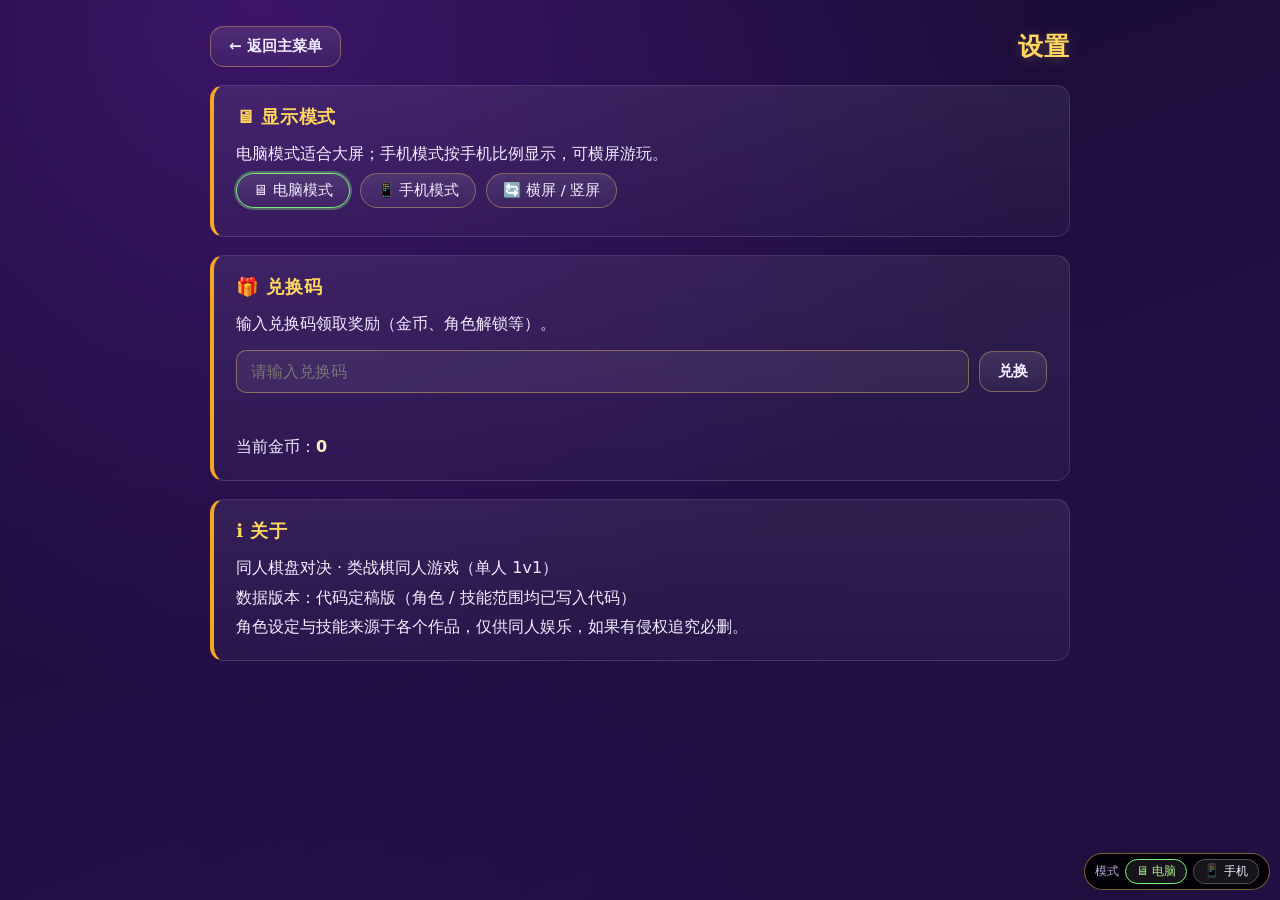
<file: settings.html>
<!DOCTYPE html>
<html lang="zh-CN">
<head>
  <meta charset="UTF-8">
  <meta http-equiv="Cache-Control" content="no-cache, no-store, must-revalidate">
  <meta http-equiv="Pragma" content="no-cache">
  <meta name="viewport" content="width=device-width, initial-scale=1.0">
  <title>设置 - 同人棋盘对决</title>
  <link rel="stylesheet" href="style.css?v=10">
  <link rel="stylesheet" href="pages.css?v=10">
  <link rel="stylesheet" href="mobile.css?v=10">
  <script src="mode.js?v=10"></script>
</head>
<body class="content-page">
  <div class="wrap">
    <header class="page-header">
      <a class="menu-btn small" href="index.html">← 返回主菜单</a>
      <span class="page-title">设置</span>
    </header>

    <section class="card">
      <h2>🖥 显示模式</h2>
      <p class="muted">电脑模式适合大屏；手机模式按手机比例显示，可横屏游玩。</p>
      <div class="mode-picker" style="justify-content:flex-start;">
        <button type="button" data-mode="pc">🖥 电脑模式</button>
        <button type="button" data-mode="phone">📱 手机模式</button>
        <button type="button" data-rotate>🔄 横屏 / 竖屏</button>
      </div>
    </section>

    <section class="card">
      <h2>🎁 兑换码</h2>
      <p class="muted">输入兑换码领取奖励（金币、角色解锁等）。</p>
      <div style="display:flex;gap:10px;flex-wrap:wrap;margin-top:12px;align-items:center;">
        <input id="code-input" type="text" placeholder="请输入兑换码"
               style="flex:1;min-width:180px;padding:11px 14px;border-radius:10px;border:1px solid rgba(255,215,94,.4);background:rgba(255,255,255,.06);color:#f3ecff;font-family:inherit;font-size:1rem;outline:none;"
               autocomplete="off" spellcheck="false">
        <button class="menu-btn small" id="code-btn" style="margin:0;">兑换</button>
      </div>
      <p id="code-msg" style="margin-top:12px;font-size:.95rem;min-height:1.4em;"></p>
      <p class="muted" style="margin-top:6px;">当前金币：<b id="coin-now">0</b></p>
    </section>

    <section class="card">
      <h2>ℹ️ 关于</h2>
      <p class="muted">同人棋盘对决 · 类战棋同人游戏（单人 1v1）<br>
      数据版本：代码定稿版（角色 / 技能范围均已写入代码）<br>
      角色设定与技能来源于各个作品，仅供同人娱乐，如果有侵权追究必删。</p>
    </section>
  </div>

  <script>
    (function () {
      // 兑换码表（写在代码里；后续可扩展）
      var CODES = {
        'TONG REN': { coin: 1000, msg: '兑换成功：金币 +1000' },
        'TONGREN2026': { coin: 1000, msg: '兑换成功：金币 +1000' },
        'WU TIAO WU': { coin: 500, msg: '兑换成功：金币 +500' },
        'SUKUNA': { coin: 500, msg: '兑换成功：金币 +500' }
      };
      var KEY = 'boardDuelCoins';
      var USED = 'boardDuelUsedCodes';
      function getCoin() { try { return parseInt(localStorage.getItem(KEY) || '0', 10) || 0; } catch (e) { return 0; } }
      function setCoin(v) { try { localStorage.setItem(KEY, String(v)); } catch (e) {} }
      function usedCodes() { try { return JSON.parse(localStorage.getItem(USED) || '{}'); } catch (e) { return {}; } }
      function saveUsed(o) { try { localStorage.setItem(USED, JSON.stringify(o)); } catch (e) {} }

      var input = document.getElementById('code-input');
      var msg = document.getElementById('code-msg');
      var coinNow = document.getElementById('coin-now');
      function refresh() { coinNow.textContent = getCoin(); }
      refresh();

      function redeem() {
        var code = (input.value || '').trim().toUpperCase();
        if (!code) { msg.style.color = '#ffb3b3'; msg.textContent = '请先输入兑换码'; return; }
        var hit = CODES[code];
        if (!hit) { msg.style.color = '#ffb3b3'; msg.textContent = '兑换码无效（注意大小写与空格）'; return; }
        var used = usedCodes();
        if (used[code]) { msg.style.color = '#ffb3b3'; msg.textContent = '该兑换码已经使用过了'; return; }
        used[code] = 1; saveUsed(used);
        setCoin(getCoin() + hit.coin);
        refresh();
        msg.style.color = '#a7e98c';
        msg.textContent = '✅ ' + hit.msg + '（当前金币 ' + getCoin() + '）';
        input.value = '';
      }
      document.getElementById('code-btn').addEventListener('click', redeem);
      input.addEventListener('keydown', function (e) { if (e.key === 'Enter') redeem(); });
    })();
  </script>
</body>
</html>
</file>
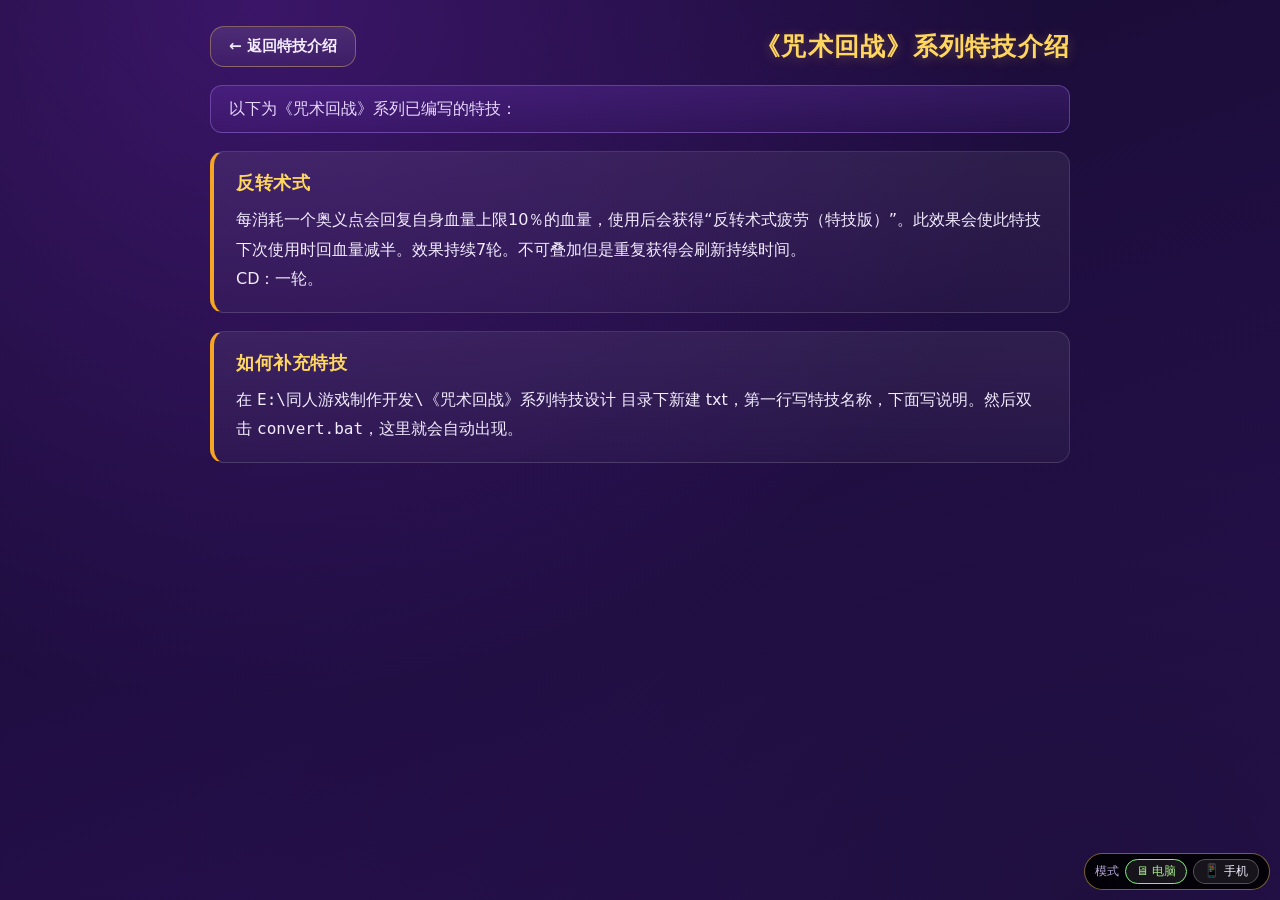
<file: skills-jjk.html>
<!DOCTYPE html>
<html lang="zh-CN">
<head>
  <meta charset="UTF-8">
  <meta http-equiv="Cache-Control" content="no-cache, no-store, must-revalidate">
  <meta http-equiv="Pragma" content="no-cache">
  <meta name="viewport" content="width=device-width, initial-scale=1.0">
  <title>《咒术回战》系列特技介绍 - 同人棋盘对决</title>
  <link rel="stylesheet" href="style.css?v=10">
  <link rel="stylesheet" href="mobile.css?v=10">
    <script src="data/gamedata.js?v=10"></script>
  <script src="mode.js?v=10"></script>
</head>
<body class="content-page">
  <div class="wrap">
    <header class="page-header">
      <a class="menu-btn small" href="skills.html">← 返回特技介绍</a>
      <span class="page-title">《咒术回战》系列特技介绍</span>
    </header>

    <div class="jjk-note">以下为《咒术回战》系列已编写的特技：</div>
    <div id="skill-cards"></div>

    <section class="card">
      <h2>如何补充特技</h2>
      <p class="muted">在 <code>E:\同人游戏制作开发\《咒术回战》系列特技设计</code> 目录下新建 txt，第一行写特技名称，下面写说明。然后双击 <code>convert.bat</code>，这里就会自动出现。</p>
    </section>
  </div>

  <script>
    (function () {
      var box = document.getElementById('skill-cards');
      var keys = Object.keys(SPECIALS);
      var html = '';
      var count = 0;
      keys.forEach(function (key) {
        var s = SPECIALS[key];
        if (!s || s.kind === 'empty') return;
        count++;
        var lines = (s.raw || '').split('\n');
        var text = lines.slice(1).join('\n').trim();
        html += '<section class="card">' +
          '<h2>' + s.name + '</h2>' +
          '<p style="white-space:pre-wrap;">' + text.replace(/</g, '&lt;') + '</p>' +
          '</section>';
      });
      if (count === 0) {
        box.innerHTML = '<div class="jjk-note">暂未编写特技，等待补充…</div>';
      } else {
        box.innerHTML = html;
      }
    })();
  </script>
</body>
</html>
</file>
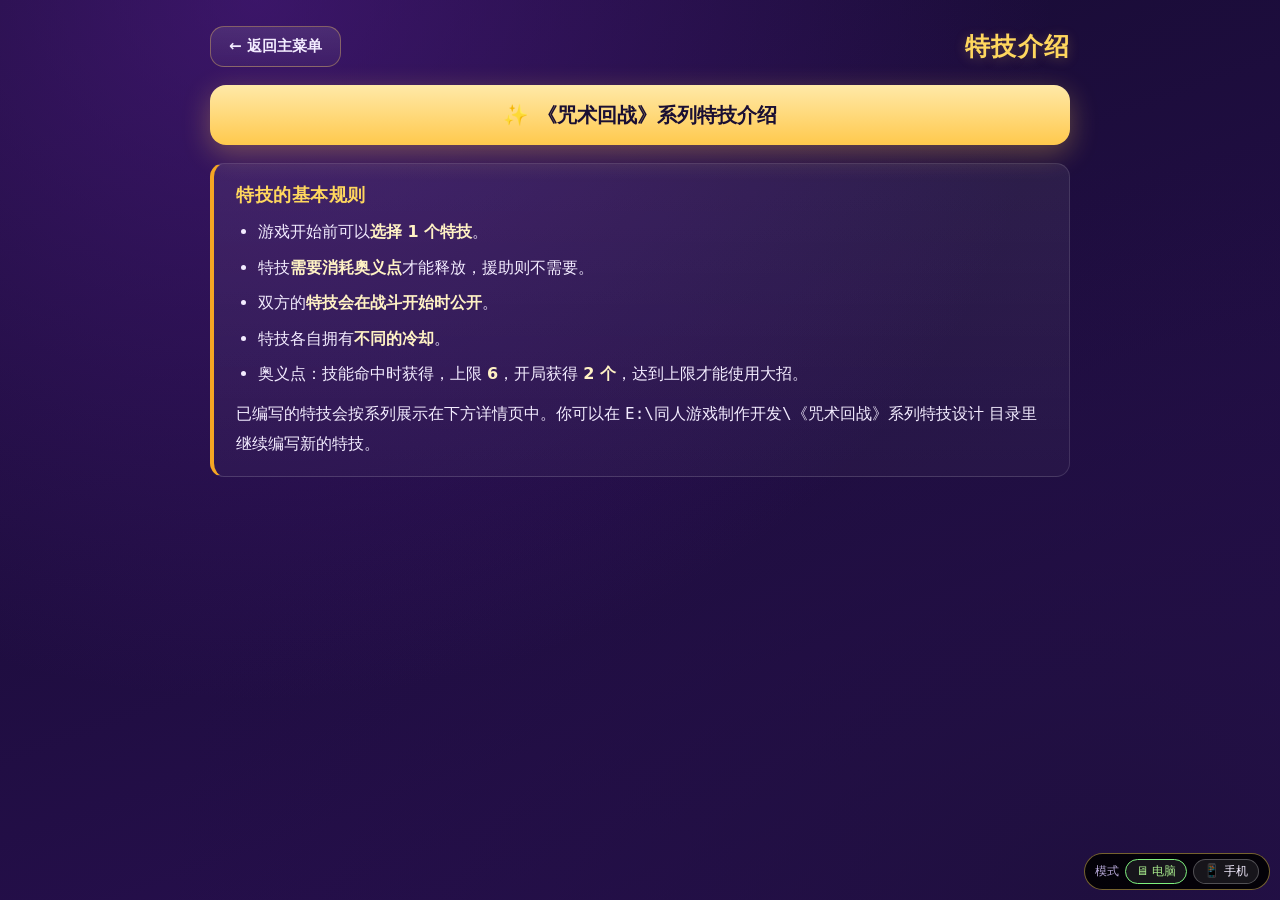
<file: skills.html>
<!DOCTYPE html>
<html lang="zh-CN">
<head>
  <meta charset="UTF-8">
  <meta http-equiv="Cache-Control" content="no-cache, no-store, must-revalidate">
  <meta http-equiv="Pragma" content="no-cache">
  <meta name="viewport" content="width=device-width, initial-scale=1.0">
  <title>特技介绍 - 同人棋盘对决</title>
  <link rel="stylesheet" href="style.css?v=10">
  <link rel="stylesheet" href="mobile.css?v=10">
  <script src="mode.js?v=10"></script>
</head>
<body class="content-page">
  <div class="wrap">
    <header class="page-header">
      <a class="menu-btn small" href="index.html">← 返回主菜单</a>
      <span class="page-title">特技介绍</span>
    </header>

    <a class="jjk-banner" href="skills-jjk.html">✨ 《咒术回战》系列特技介绍</a>

    <section class="card">
      <h2>特技的基本规则</h2>
      <ul>
        <li>游戏开始前可以<b>选择 1 个特技</b>。</li>
        <li>特技<b>需要消耗奥义点</b>才能释放，援助则不需要。</li>
        <li>双方的<b>特技会在战斗开始时公开</b>。</li>
        <li>特技各自拥有<b>不同的冷却</b>。</li>
        <li>奥义点：技能命中时获得，上限 <b>6</b>，开局获得 <b>2 个</b>，达到上限才能使用大招。</li>
      </ul>
      <p class="muted" style="margin-top:10px;">已编写的特技会按系列展示在下方详情页中。你可以在 <code>E:\同人游戏制作开发\《咒术回战》系列特技设计</code> 目录里继续编写新的特技。</p>
    </section>
  </div>
</body>
</html>
</file>
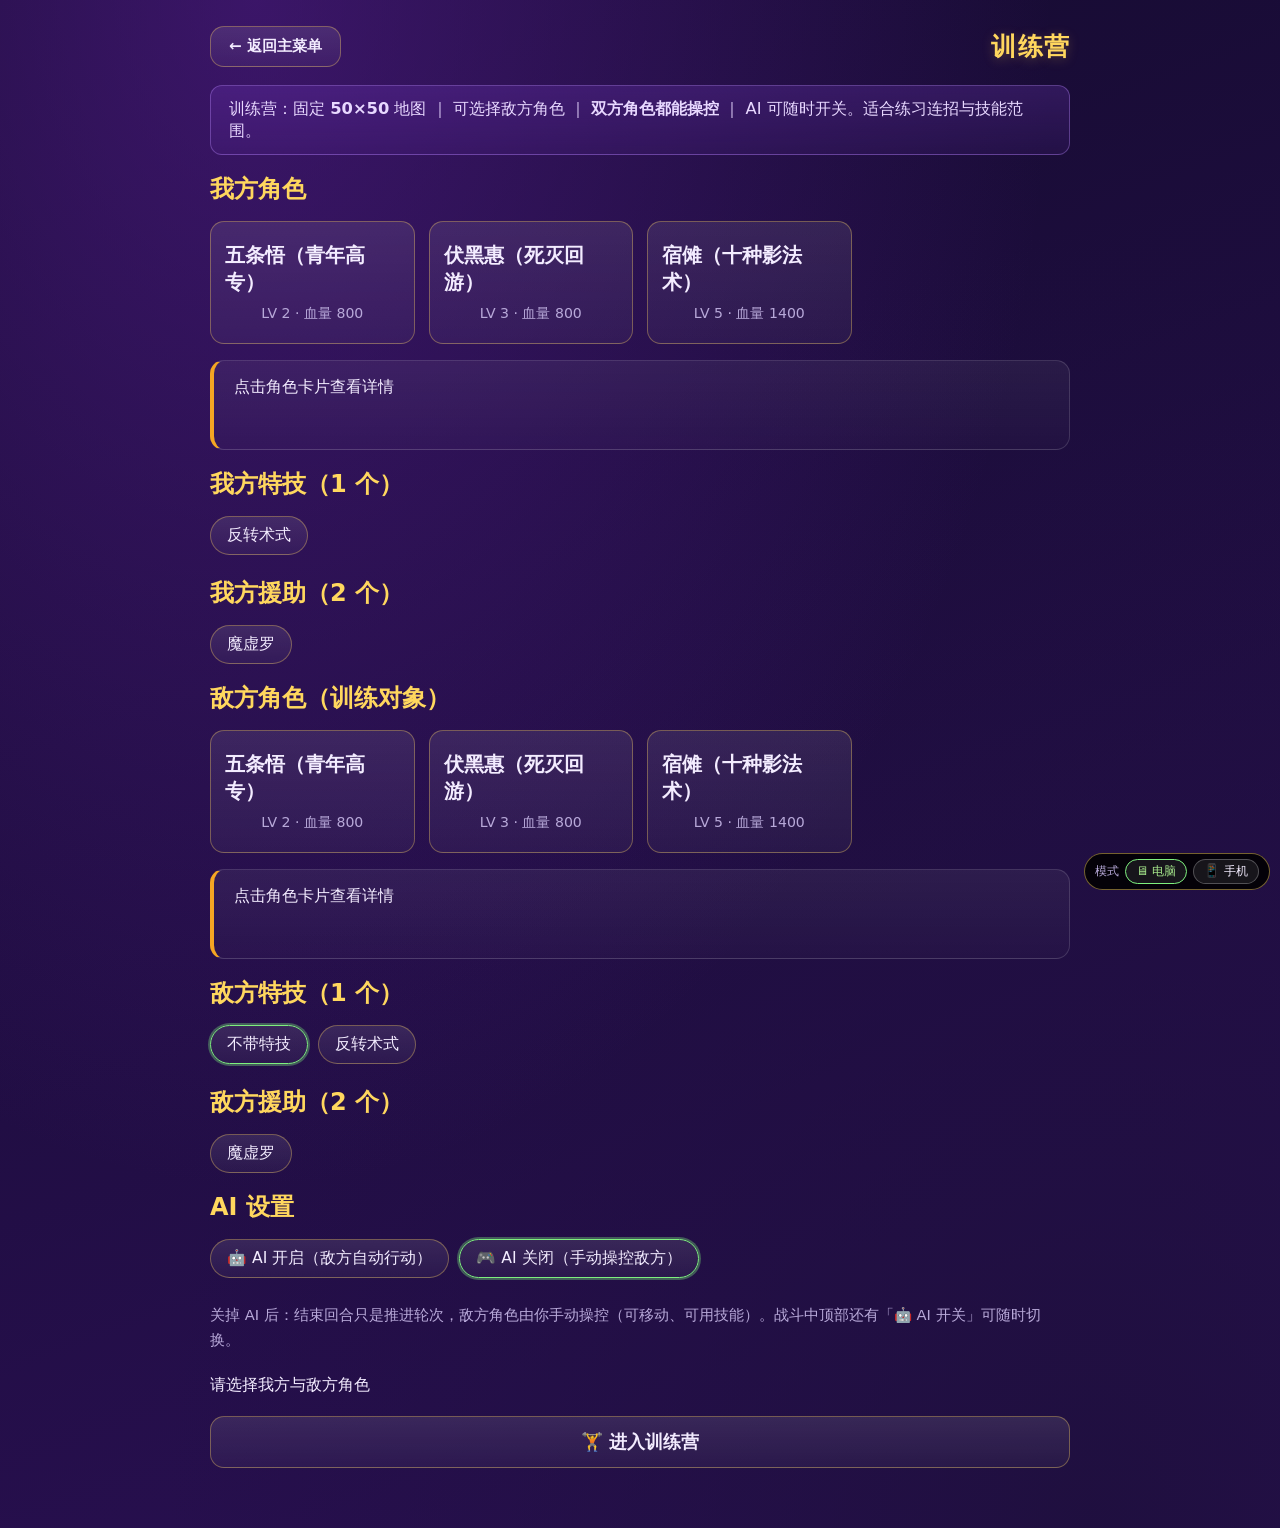
<file: training.html>
<!DOCTYPE html>
<html lang="zh-CN">
<head>
  <meta charset="UTF-8">
  <meta http-equiv="Cache-Control" content="no-cache, no-store, must-revalidate">
  <meta http-equiv="Pragma" content="no-cache">
  <meta name="viewport" content="width=device-width, initial-scale=1.0">
  <title>训练营 - 同人棋盘对决</title>
  <link rel="stylesheet" href="style.css?v=10">
  <link rel="stylesheet" href="pages.css?v=10">
  <link rel="stylesheet" href="mobile.css?v=10">
  <script src="mode.js?v=10"></script>
</head>
<body class="content-page">
  <div class="wrap">
    <header class="page-header">
      <a class="menu-btn small" href="index.html">← 返回主菜单</a>
      <span class="page-title">训练营</span>
    </header>

    <div class="jjk-note">训练营：固定 <b>50×50</b> 地图 ｜ 可选择敌方角色 ｜ <b>双方角色都能操控</b> ｜ AI 可随时开关。适合练习连招与技能范围。</div>

    <section class="step-box">
      <h2 style="color:var(--gold);">我方角色</h2>
      <div class="option-grid" id="my-grid"></div>
      <div class="detail-box" id="my-detail">点击角色卡片查看详情</div>
    </section>

    <section class="step-box">
      <h2 style="color:var(--gold);">我方特技（1 个）</h2>
      <div class="chip-row" id="my-special-chips"></div>
      <h2 style="color:var(--gold); margin-top:6px;">我方援助（2 个）</h2>
      <div class="chip-row" id="my-assist-chips"></div>
    </section>

    <section class="step-box">
      <h2 style="color:var(--gold);">敌方角色（训练对象）</h2>
      <div class="option-grid" id="foe-grid"></div>
      <div class="detail-box" id="foe-detail">点击角色卡片查看详情</div>
    </section>

    <section class="step-box">
      <h2 style="color:var(--gold);">敌方特技（1 个）</h2>
      <div class="chip-row" id="foe-special-chips"></div>
      <h2 style="color:var(--gold); margin-top:6px;">敌方援助（2 个）</h2>
      <div class="chip-row" id="foe-assist-chips"></div>
    </section>

    <section class="step-box">
      <h2 style="color:var(--gold);">AI 设置</h2>
      <div class="chip-row" id="ai-chips"></div>
      <p class="muted" style="margin-top:8px;">关掉 AI 后：结束回合只是推进轮次，敌方角色由你手动操控（可移动、可用技能）。战斗中顶部还有「🤖 AI 开关」可随时切换。</p>
    </section>

    <section class="step-box">
      <div class="start-row">
        <span class="summary" id="summary">请选择我方与敌方角色</span>
        <button class="menu-btn" id="btn-start">🏋️ 进入训练营</button>
      </div>
    </section>
  </div>

  <script src="data/gamedata.js?v=10"></script>
  <script src="data/maps.js?v=10"></script>
  <script src="training.js?v=10"></script>
</body>
</html>
</file>
<file: style.css>
:root {
  --bg1: #140b2e;
  --bg2: #2b1055;
  --gold: #ffd75e;
  --gold2: #f5a623;
  --text: #f3ecff;
  --muted: #b8a9d9;
}

* { box-sizing: border-box; margin: 0; padding: 0; }

html, body { min-height: 100%; }

body {
  font-family: "Microsoft YaHei", "PingFang SC", "Hiragino Sans GB", system-ui, sans-serif;
  color: var(--text);
  background:
    radial-gradient(ellipse at 20% 0%, rgba(90, 30, 150, .55) 0%, transparent 55%),
    radial-gradient(ellipse at 85% 100%, rgba(30, 15, 61, .9) 0%, transparent 60%),
    linear-gradient(160deg, var(--bg1), var(--bg2));
  min-height: 100vh;
  display: flex;
  align-items: center;
  justify-content: center;
  padding: 24px 16px;
}

/* ---------- 主菜单 ---------- */
.menu {
  display: flex;
  flex-direction: column;
  align-items: center;
  gap: 14px;
  width: min(460px, 94vw);
  text-align: center;
}

/* 顶部声明（一行小字） */
.site-disclaimer {
  font-size: .72rem;
  line-height: 1.5;
  color: #9c8fc0;
  letter-spacing: .02em;
  text-align: center;
  margin-bottom: 2px;
  opacity: .9;
}

.game-title {
  font-size: clamp(2.2rem, 7.2vw, 3.9rem);
  font-weight: 900;
  letter-spacing: .06em;
  line-height: 1.15;
  white-space: nowrap;
  background: linear-gradient(180deg, #fff3c4, var(--gold) 45%, var(--gold2));
  -webkit-background-clip: text;
  background-clip: text;
  color: transparent;
  text-shadow: 0 4px 28px rgba(255, 205, 80, .28);
}

.coin-display {
  font-size: 1.02rem;
  color: var(--muted);
  letter-spacing: .12em;
  background: rgba(255, 255, 255, .06);
  border: 1px solid rgba(255, 215, 94, .28);
  border-radius: 999px;
  padding: 6px 20px;
}

.menu-list {
  display: flex;
  flex-direction: column;
  gap: 12px;
  width: 100%;
  margin-top: 12px;
}

.menu-btn {
  display: flex;
  align-items: center;
  justify-content: center;
  gap: 10px;
  width: 100%;
  padding: 13px 18px;
  font-size: 1.12rem;
  font-weight: 600;
  font-family: inherit;
  color: var(--text);
  text-decoration: none;
  background: linear-gradient(180deg, rgba(255, 255, 255, .10), rgba(255, 255, 255, .04));
  border: 1px solid rgba(255, 215, 94, .35);
  border-radius: 14px;
  cursor: pointer;
  transition: transform .15s ease, box-shadow .15s ease, border-color .15s ease, background .15s ease;
}

.menu-btn:hover {
  transform: translateY(-2px);
  border-color: var(--gold);
  box-shadow: 0 6px 22px rgba(255, 205, 80, .25);
}

.menu-btn:active { transform: translateY(0); }

.menu-btn.small { width: auto; padding: 9px 18px; font-size: .95rem; }

/* ---------- 弹窗 ---------- */
.modal-mask {
  position: fixed;
  inset: 0;
  background: rgba(10, 5, 24, .72);
  display: flex;
  align-items: center;
  justify-content: center;
  z-index: 50;
  padding: 16px;
}
.modal-mask.hidden { display: none; }

.modal {
  background: linear-gradient(180deg, #2a1454, #1c0d3a);
  border: 1px solid rgba(255, 215, 94, .4);
  border-radius: 16px;
  padding: 28px 34px;
  text-align: center;
  width: min(360px, 90vw);
}
.modal h2 { color: var(--gold); margin-bottom: 10px; }
.modal p { color: var(--muted); margin-bottom: 20px; line-height: 1.7; }

/* ---------- 内容页（规则/角色） ---------- */
.content-page { display: block; padding: 26px 16px 60px; }

.wrap {
  width: min(860px, 100%);
  margin: 0 auto;
  display: flex;
  flex-direction: column;
  gap: 18px;
}

.page-header {
  display: flex;
  align-items: center;
  justify-content: space-between;
  gap: 12px;
  flex-wrap: wrap;
}

.page-title {
  font-size: 1.55rem;
  font-weight: 800;
  color: var(--gold);
  letter-spacing: .05em;
  text-shadow: 0 2px 12px rgba(255, 205, 80, .25);
}

.jjk-banner {
  display: block;
  width: 100%;
  text-align: center;
  padding: 16px 14px;
  font-size: 1.28rem;
  font-weight: 800;
  color: #1a0f33;
  background: linear-gradient(180deg, #ffe9a8, #ffc94d);
  border-radius: 16px;
  text-decoration: none;
  box-shadow: 0 8px 28px rgba(255, 200, 80, .32);
  transition: transform .15s ease, box-shadow .15s ease;
}
.jjk-banner:hover {
  transform: translateY(-2px);
  box-shadow: 0 12px 34px rgba(255, 200, 80, .42);
}

.card {
  background: linear-gradient(180deg, rgba(255, 255, 255, .07), rgba(255, 255, 255, .03));
  border: 1px solid rgba(255, 255, 255, .12);
  border-left: 4px solid var(--gold2);
  border-radius: 14px;
  padding: 18px 22px;
}

.card h2 {
  font-size: 1.14rem;
  color: var(--gold);
  margin-bottom: 10px;
  letter-spacing: .03em;
}

.card p, .card li {
  line-height: 1.85;
  font-size: 1rem;
  color: var(--text);
}

.card ul {
  padding-left: 22px;
  display: flex;
  flex-direction: column;
  gap: 6px;
}

.card b { color: #fff2c4; }

.muted { color: var(--muted); font-size: .92rem; line-height: 1.7; }

.jjk-note {
  background: linear-gradient(180deg, rgba(120, 60, 200, .25), rgba(120, 60, 200, .1));
  border: 1px solid rgba(190, 140, 255, .35);
  border-radius: 12px;
  padding: 12px 18px;
  font-size: 1.02rem;
  color: #e8d8ff;
}

.badge {
  display: inline-block;
  font-size: .78rem;
  font-weight: 700;
  padding: 2px 10px;
  border-radius: 999px;
  background: rgba(255, 255, 255, .12);
  color: var(--muted);
  border: 1px solid rgba(255, 255, 255, .18);
  vertical-align: middle;
}
.badge.ok {
  background: rgba(126, 217, 87, .18);
  color: #a7e98c;
  border-color: rgba(126, 217, 87, .45);
}
</file>
<file: mobile.css>
/* 显示模式：电脑模式（默认）/ 手机模式（手机比例画框 + 可横屏） */

/* ---------- 右下角模式切换器 ---------- */
#mode-switcher {
  position: fixed;
  right: 10px;
  bottom: 10px;
  z-index: 999;
  display: flex;
  align-items: center;
  gap: 6px;
  background: rgba(0, 0, 0, .88);
  border: 1px solid rgba(255, 215, 94, .45);
  border-radius: 999px;
  padding: 5px 10px;
  font-size: .78rem;
  color: #f3ecff;
  font-family: "Microsoft YaHei", "PingFang SC", system-ui, sans-serif;
}
#mode-switcher button {
  background: rgba(255, 255, 255, .08);
  color: #f3ecff;
  border: 1px solid rgba(255, 255, 255, .25);
  border-radius: 999px;
  padding: 3px 10px;
  cursor: pointer;
  font-family: inherit;
  font-size: .78rem;
}
#mode-switcher button.on { border-color: #7ef07e; color: #a7e98c; }
#mode-switcher .ms-label { color: #b8a9d9; }

/* 主界面模式选择块 */
.mode-picker {
  display: flex;
  align-items: center;
  gap: 10px;
  margin: 4px 0 10px;
  flex-wrap: wrap;
  justify-content: center;
}
.mode-picker .mp-label { color: var(--muted, #b8a9d9); font-size: .86rem; }
.mode-picker button {
  padding: 7px 16px;
  border-radius: 999px;
  background: linear-gradient(180deg, rgba(255,255,255,.10), rgba(255,255,255,.04));
  border: 1px solid rgba(255,215,94,.35);
  color: #f3ecff;
  font-family: inherit;
  font-size: .92rem;
  cursor: pointer;
  transition: border-color .15s, box-shadow .15s;
}
.mode-picker button:hover { border-color: #ffd75e; }
.mode-picker button.on { border-color: #7ef07e; box-shadow: 0 0 0 2px rgba(126,240,126,.35); }

/* ---------- 手机模式：屏幕中央的手机比例画框 ---------- */
html.phone-mode body {
  width: min(100vw, calc(100vh * 9 / 19.5));
  max-width: 100vw;
  min-height: 100vh;
  margin: 0 auto !important;
  padding: 16px 12px !important;
  border-left: 8px solid #0b0b0b;
  border-right: 8px solid #0b0b0b;
  border-radius: 26px;
  box-shadow: 0 0 0 2px #2a2a2a, 0 0 60px rgba(0, 0, 0, .85);
  overflow-x: hidden;
}
/* 手机横屏：宽画框（19.5:9） */
html.phone-mode.phone-landscape body {
  width: min(100vw, calc(100vh * 19.5 / 9));
  height: min(100vh, calc(100vw * 9 / 19.5));
  min-height: 0;
  padding: 10px 14px !important;
}

/* 手机模式下的字号/间距压缩 */
html.phone-mode .game-title { font-size: clamp(1.7rem, 9vw, 2.4rem); }
html.phone-mode .menu-list { gap: 9px; }
html.phone-mode .menu-btn { font-size: .95rem; padding: 10px 12px; }
html.phone-mode .coin-display { font-size: .86rem; padding: 5px 14px; }
html.phone-mode .card { padding: 13px 15px; }
html.phone-mode .card p, html.phone-mode .card li { font-size: .9rem; line-height: 1.7; }
html.phone-mode .page-title { font-size: 1.15rem; }
html.phone-mode .jjk-banner { font-size: 1.02rem; padding: 12px 10px; }
html.phone-mode .option-grid { grid-template-columns: 1fr 1fr; gap: 10px; }
html.phone-mode .option-card { padding: 12px 8px; }

/* 手机模式下的战斗界面压缩（竖屏更窄、横屏可用） */
html.phone-mode .left-col { width: 132px; padding: 3px; top: 6px; bottom: 6px; left: 6px; }
html.phone-mode .right-col { width: 142px; padding: 3px; top: 6px; bottom: 6px; right: 6px; }
html.phone-mode .panel { padding: 8px 9px; border-radius: 10px; }
html.phone-mode .panel h3 { font-size: .74rem; margin-bottom: 6px; }
html.phone-mode .stat-line { font-size: .68rem; padding: 2px 0; }
html.phone-mode .dots { font-size: .68rem; letter-spacing: 1px; }
html.phone-mode .pad-label { font-size: .66rem; margin: 5px 0 3px; }
html.phone-mode .pad-grid { grid-template-columns: repeat(3, 34px); grid-auto-rows: 28px; gap: 4px; }
html.phone-mode .pad-grid .pad-btn { font-size: .78rem; border-radius: 7px; }
html.phone-mode .chips .chip { font-size: .62rem; padding: 2px 6px; }
html.phone-mode .skill-btn { font-size: .68rem; padding: 6px 8px; border-radius: 8px; }
html.phone-mode .skill-btn .cd { font-size: .6rem; }
html.phone-mode .skill-group-title { font-size: .62rem; margin: 6px 0 3px; }
html.phone-mode #battle-top { padding: 5px 8px; gap: 6px; }
html.phone-mode #battle-top .menu-btn.small { font-size: .64rem; padding: 4px 7px; }
/* 手机模式：缩放按钮保持易点 */
html.phone-mode .zoom-btn { font-size: .78rem !important; padding: 5px 9px !important; }
html.phone-mode #battle-top .round-info { font-size: .8rem; }
html.phone-mode #enemy-strip { font-size: .66rem; padding: 4px 9px; gap: 6px; top: 5px; }
html.phone-mode .hp-bar-wrap.mini { width: 78px; height: 8px; }
html.phone-mode #minimap { right: 152px; top: 5px; transform: scale(.72); transform-origin: top right; }
html.phone-mode #toast { font-size: .72rem; padding: 6px 12px; bottom: 8px; }
html.phone-mode #mode-switcher { font-size: .7rem; padding: 4px 8px; }
html.phone-mode #mode-switcher button { font-size: .7rem; padding: 2px 8px; }
html.phone-mode .modal { padding: 18px 20px; }
html.phone-mode .modal h2 { font-size: 1.05rem; }
</file>
<file: battle.css>
/* 战斗界面样式（全屏覆盖式） */
.battle-page {
  display: flex;
  flex-direction: column;
  width: 100%;
  align-items: stretch;
  justify-content: flex-start;
  height: 100vh;
  padding: 0;
  overflow: hidden;
}

#battle-top {
  display: flex;
  align-items: center;
  justify-content: space-between;
  gap: 10px;
  padding: 8px 14px;
  background: rgba(0, 0, 0, .96);
  border-bottom: 1px solid rgba(255, 215, 94, .35);
  flex-shrink: 0;
  z-index: 30;
  position: relative;
}
#battle-top .round-info { font-size: 1.05rem; font-weight: 700; color: var(--gold); }
#battle-top .version-tag {
  font-size: .75rem;
  color: var(--muted);
  border: 1px solid rgba(255, 255, 255, .25);
  border-radius: 999px;
  padding: 2px 10px;
  margin-left: 8px;
}

#battle-main {
  flex: 1;
  position: relative;
  min-height: 0;
  overflow: hidden;
}

/* 地图铺满整个中部区域 */
.map-block {
  position: absolute;
  inset: 0;
  display: flex;
  align-items: center;
  justify-content: center;
}
#board {
  touch-action: none;
  cursor: grab;
  user-select: none;
  -webkit-user-select: none;
  border-radius: 4px;
}
#board.dragging { cursor: grabbing; }

#toast {
  position: absolute;
  bottom: 16px;
  left: 50%;
  transform: translateX(-50%);
  background: rgba(0, 0, 0, .96);
  border: 1px solid rgba(255, 215, 94, .6);
  color: var(--text);
  padding: 8px 18px;
  border-radius: 999px;
  font-size: .9rem;
  opacity: 0;
  pointer-events: none;
  transition: opacity .25s;
  white-space: nowrap;
  max-width: 90%;
  overflow: hidden;
  text-overflow: ellipsis;
  z-index: 20;
}
#toast.show { opacity: 1; }

/* 敌方血条（顶部常驻） */
#enemy-strip {
  position: absolute;
  top: 8px;
  left: 50%;
  transform: translateX(-50%);
  z-index: 6;
  display: flex;
  align-items: center;
  gap: 10px;
  background: rgba(0, 0, 0, .88);
  border: 1px solid rgba(255, 90, 90, .5);
  border-radius: 999px;
  padding: 6px 16px;
  font-size: .88rem;
}
#enemy-strip .e-label { color: #ffb3b3; white-space: nowrap; }
#enemy-strip b { color: #fff2c4; }
.hp-bar-wrap.mini { width: 150px; height: 10px; margin: 0; }

/* 小地图 */
#minimap {
  position: absolute;
  top: 8px;
  right: 322px;
  z-index: 6;
  border: 2px solid rgba(255, 255, 255, .45);
  border-radius: 6px;
  cursor: pointer;
  box-shadow: 0 4px 14px rgba(0, 0, 0, .4);
  background: #f4f4f4;
}

/* 左右悬浮半透明面板 */
.left-col, .right-col {
  position: absolute;
  top: 10px;
  bottom: 10px;
  z-index: 10;
  display: flex;
  flex-direction: column;
  gap: 10px;
  overflow-y: auto;
  padding: 6px;
  transition: transform .25s ease, opacity .25s ease;
}
.left-col { left: 10px; width: 272px; }
.right-col { right: 10px; width: 300px; }
.left-col.hidden-col, .right-col.hidden-col {
  transform: translateX(-120%);
  opacity: 0;
  pointer-events: none;
}
.right-col.hidden-col { transform: translateX(120%); }

.panel {
  background: rgba(0, 0, 0, .94);
  border: 1px solid rgba(255, 255, 255, .22);
  border-radius: 14px;
  padding: 13px 15px;
  backdrop-filter: blur(4px);
  -webkit-backdrop-filter: blur(4px);
  box-shadow: 0 8px 24px rgba(0, 0, 0, .45);
}
.panel h3 {
  color: var(--gold);
  font-size: .98rem;
  margin-bottom: 9px;
  letter-spacing: .06em;
}

.stat-line { display: flex; align-items: center; justify-content: space-between; font-size: .92rem; padding: 3px 0; }
.stat-line .label { color: var(--muted); }
.hp-bar-wrap { height: 13px; background: rgba(0,0,0,.4); border-radius: 999px; overflow: hidden; margin: 6px 0; border: 1px solid rgba(255,255,255,.15); }
.hp-bar { height: 100%; background: linear-gradient(90deg, #7ef07e, #3ecf6e); border-radius: 999px; transition: width .2s; }
.hp-bar.enemy { background: linear-gradient(90deg, #ff8a8a, #ff5050); }

.dots { letter-spacing: 3px; font-size: .95rem; }

.chips { display: flex; flex-wrap: wrap; gap: 6px; margin-top: 6px; }
.chips .chip { padding: 4px 10px; font-size: .78rem; cursor: default; }

.pad-label { color: var(--muted); font-size: .8rem; margin: 7px 0 4px; }

.pad-grid {
  display: grid;
  grid-template-columns: repeat(3, 52px);
  grid-auto-rows: 40px;
  gap: 6px;
  justify-content: start;
}
.pad-grid .pad-btn {
  display: flex;
  align-items: center;
  justify-content: center;
  font-size: 1rem;
  font-weight: 700;
  border-radius: 10px;
  background: linear-gradient(180deg, rgba(255,255,255,.12), rgba(255,255,255,.05));
  border: 1px solid rgba(255, 255, 255, .28);
  color: var(--text);
  cursor: pointer;
  transition: transform .1s, border-color .1s;
  user-select: none;
}
.pad-grid .pad-btn:hover { border-color: var(--gold); }
.pad-grid .pad-btn:active { transform: scale(.94); }
.pad-grid .pad-btn.active { border-color: #7ef07e; box-shadow: 0 0 0 2px rgba(126,240,126,.35); }

.skill-list { display: flex; flex-direction: column; gap: 7px; }
.skill-btn {
  width: 100%;
  text-align: left;
  padding: 9px 12px;
  border-radius: 10px;
  background: linear-gradient(180deg, rgba(255,255,255,.10), rgba(255,255,255,.04));
  border: 1px solid rgba(255, 255, 255, .25);
  color: var(--text);
  cursor: pointer;
  font-family: inherit;
  font-size: .93rem;
  transition: border-color .15s, transform .1s;
}
.skill-btn:hover { border-color: var(--gold); transform: translateY(-1px); }
.skill-btn .cd { float: right; font-size: .76rem; color: var(--muted); }
.skill-btn .cd.cooling { color: #ff9d9d; }
.skill-group-title { color: var(--muted); font-size: .78rem; letter-spacing: .12em; margin: 9px 0 4px; }

.cur-dir { color: #7ef07e; font-weight: 700; }
</file>
<file: pages.css>
/* 单人对决流程页样式 */
.step-nav {
  font-size: .92rem;
  color: var(--muted);
}

.step-box { display: flex; flex-direction: column; gap: 16px; }
.step-box.hidden { display: none; }

.option-grid {
  display: grid;
  grid-template-columns: repeat(auto-fill, minmax(200px, 1fr));
  gap: 14px;
}

.option-card {
  display: flex;
  flex-direction: column;
  align-items: center;
  gap: 8px;
  padding: 20px 14px;
  background: linear-gradient(180deg, rgba(255,255,255,.09), rgba(255,255,255,.04));
  border: 1px solid rgba(255,215,94,.35);
  border-radius: 14px;
  cursor: pointer;
  transition: transform .15s, border-color .15s, box-shadow .15s;
  user-select: none;
}
.option-card:hover { transform: translateY(-2px); border-color: var(--gold); box-shadow: 0 6px 20px rgba(255,205,80,.22); }
.option-card.selected { border-color: #7ef07e; box-shadow: 0 0 0 2px rgba(126,240,126,.4); }
.option-card.disabled { opacity: .45; cursor: not-allowed; }
.option-card.disabled:hover { transform: none; border-color: rgba(255,215,94,.35); box-shadow: none; }
.option-card .big { font-size: 1.25rem; font-weight: 800; color: var(--text); }
.option-card .sub { font-size: .88rem; color: var(--muted); }

/* 地图选择卡片：白底黑线（高对比） */
.map-card {
  background: #fdfdfd;
  border: 2px solid #111;
}
.map-card .big { color: #111; }
.map-card .sub { color: #555; }
.map-card:hover { border-color: #111; box-shadow: 0 8px 24px rgba(255, 255, 255, .25); }

.detail-box {
  background: linear-gradient(180deg, rgba(255,255,255,.06), rgba(255,255,255,.02));
  border: 1px solid rgba(255,255,255,.14);
  border-left: 4px solid var(--gold2);
  border-radius: 14px;
  padding: 16px 20px;
  min-height: 90px;
}
.detail-box h3 { color: var(--gold); font-size: 1.05rem; margin-bottom: 8px; }
.detail-box p, .detail-box li { line-height: 1.75; font-size: .96rem; }
.detail-box ul { padding-left: 20px; }

.chip-row { display: flex; flex-wrap: wrap; gap: 10px; }
.chip {
  padding: 8px 16px;
  border-radius: 999px;
  background: linear-gradient(180deg, rgba(255,255,255,.10), rgba(255,255,255,.04));
  border: 1px solid rgba(255,215,94,.35);
  cursor: pointer;
  font-size: .98rem;
  transition: border-color .15s, box-shadow .15s;
  user-select: none;
}
.chip:hover { border-color: var(--gold); }
.chip.selected { border-color: #7ef07e; box-shadow: 0 0 0 2px rgba(126,240,126,.35); }
.chip.disabled { opacity: .4; cursor: not-allowed; }

.start-row { display: flex; align-items: center; gap: 16px; flex-wrap: wrap; justify-content: space-between; }
.summary { color: var(--text); line-height: 1.9; font-size: .98rem; }
.summary b { color: #fff2c4; }
</file>
